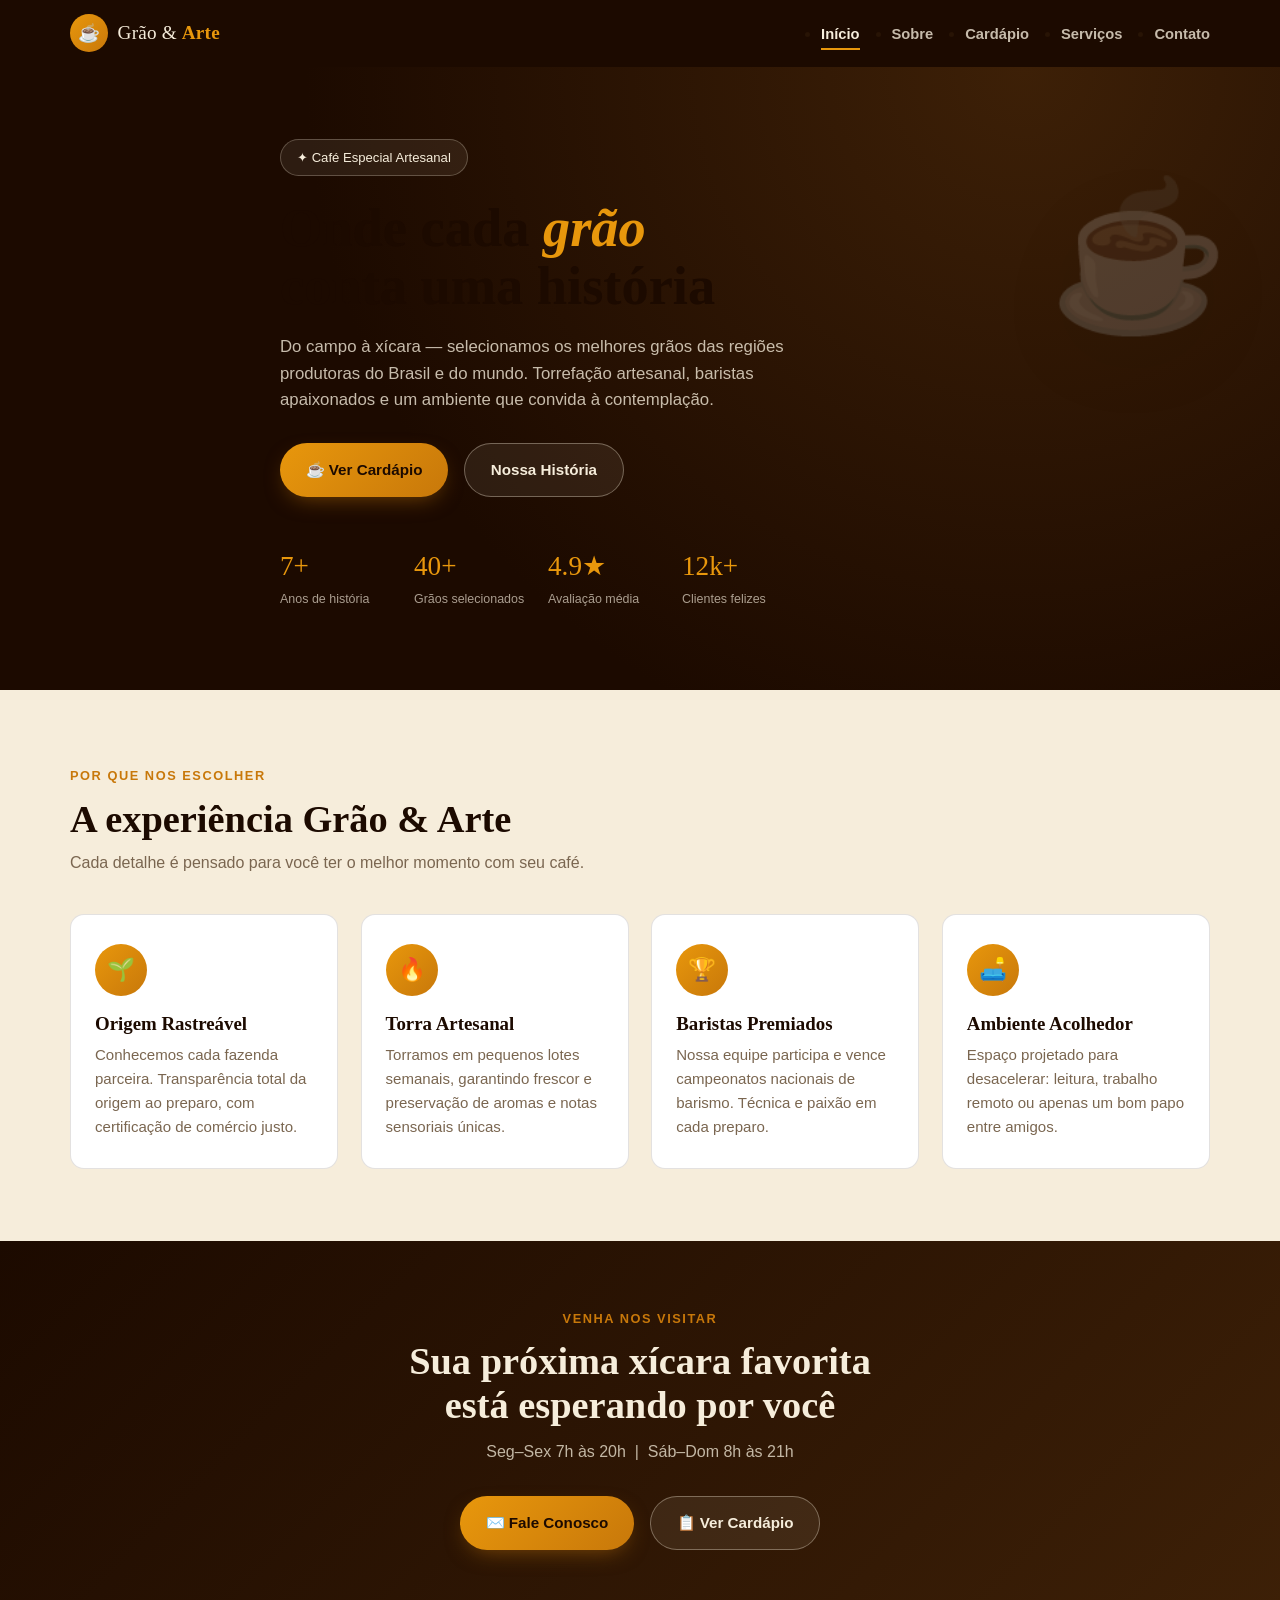
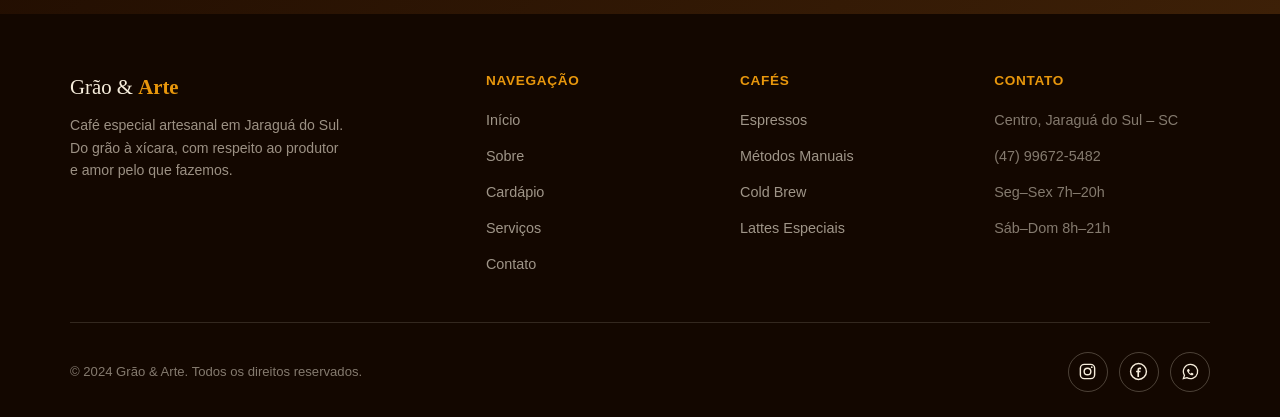
<file: n34/index.html>
<!DOCTYPE html>
<html lang="pt-BR">
<head>
<meta charset="UTF-8">
<meta name="viewport" content="width=device-width, initial-scale=1.0">
<meta name="description" content="Grão &amp; Arte — Cafeteria artesanal com os melhores grãos selecionados, baristas premiados e ambiente acolhedor em Jaraguá do Sul.">
<title>Grão &amp; Arte — Café Especial</title>
<link rel="stylesheet" href="css/style.css">
</head>
<body>

<a class="skip" href="#main">Pular para o conteúdo</a>

<!-- ══════════════════════════════════════
     NAVBAR
     ══════════════════════════════════════ -->
<header>
  <nav class="nav" aria-label="Navegação principal">
    <a class="nav-logo" href="index.html" aria-label="Grão e Arte — Início">
      <div class="nav-logo-badge" aria-hidden="true">☕</div>
      <span class="nav-logo-text">Grão &amp; <b>Arte</b></span>
    </a>

    <ul class="nav-links" role="list" aria-label="Menu principal">
      <li><a href="index.html"    data-page="home">Início</a></li>
      <li><a href="sobre.html"    data-page="sobre">Sobre</a></li>
      <li><a href="cardapio.html" data-page="cardapio">Cardápio</a></li>
      <li><a href="servicos.html" data-page="servicos">Serviços</a></li>
      <li><a href="contato.html"  data-page="contato">Contato</a></li>
    </ul>

    <button class="nav-ham" id="ham" aria-label="Abrir menu" aria-expanded="false" aria-controls="navMobile">
      <span></span><span></span><span></span>
    </button>
  </nav>

  <nav class="nav-mobile" id="navMobile" aria-label="Menu mobile">
    <a href="index.html"    data-page="home">🏠&nbsp; Início</a>
    <a href="sobre.html"    data-page="sobre">☕&nbsp; Sobre</a>
    <a href="cardapio.html" data-page="cardapio">📋&nbsp; Cardápio</a>
    <a href="servicos.html" data-page="servicos">🛠️&nbsp; Serviços</a>
    <a href="contato.html"  data-page="contato">✉️&nbsp; Contato</a>
  </nav>
</header>

<!-- ══════════════════════════════════════
     MAIN
     ══════════════════════════════════════ -->
<main id="main">
<div id="page-home">

  <!-- HERO -->
  <section class="hero" aria-label="Apresentação">
    <div class="hero-deco" aria-hidden="true">
      <div class="hero-steam">
        <i></i><i></i><i></i>
      </div>
      <div class="hero-cup">☕</div>
    </div>

    <div class="wrap hero-inner">
      <div class="hero-tag" role="note">✦ Café Especial Artesanal</div>
      <h1 class="h1 hero-title">
        Onde cada <em>grão</em><br>conta uma história
      </h1>
      <p class="hero-desc">
        Do campo à xícara — selecionamos os melhores grãos das regiões produtoras
        do Brasil e do mundo. Torrefação artesanal, baristas apaixonados e um ambiente
        que convida à contemplação.
      </p>
      <div class="hero-ctas">
        <a class="btn btn-gold" href="cardapio.html">☕ Ver Cardápio</a>
        <a class="btn btn-ghost" href="sobre.html">Nossa História</a>
      </div>
      <div class="hero-stats" aria-label="Números da cafeteria">
        <div><div class="hero-stat-n">7+</div><div class="hero-stat-l">Anos de história</div></div>
        <div><div class="hero-stat-n">40+</div><div class="hero-stat-l">Grãos selecionados</div></div>
        <div><div class="hero-stat-n">4.9★</div><div class="hero-stat-l">Avaliação média</div></div>
        <div><div class="hero-stat-n">12k+</div><div class="hero-stat-l">Clientes felizes</div></div>
      </div>
    </div>
  </section>

  <!-- FEATURES -->
  <section class="features" aria-labelledby="feat-h">
    <div class="wrap">
      <div class="eyebrow" aria-hidden="true">Por que nos escolher</div>
      <h2 class="h2" id="feat-h">A experiência Grão &amp; Arte</h2>
      <p style="color:var(--c-muted);max-width:520px;margin-top:.6rem">
        Cada detalhe é pensado para você ter o melhor momento com seu café.
      </p>
      <div class="features-grid">
        <article class="feat-card reveal">
          <div class="feat-icon" aria-hidden="true">🌱</div>
          <h3 class="h3">Origem Rastreável</h3>
          <p>Conhecemos cada fazenda parceira. Transparência total da origem ao preparo, com certificação de comércio justo.</p>
        </article>
        <article class="feat-card reveal">
          <div class="feat-icon" aria-hidden="true">🔥</div>
          <h3 class="h3">Torra Artesanal</h3>
          <p>Torramos em pequenos lotes semanais, garantindo frescor e preservação de aromas e notas sensoriais únicas.</p>
        </article>
        <article class="feat-card reveal">
          <div class="feat-icon" aria-hidden="true">🏆</div>
          <h3 class="h3">Baristas Premiados</h3>
          <p>Nossa equipe participa e vence campeonatos nacionais de barismo. Técnica e paixão em cada preparo.</p>
        </article>
        <article class="feat-card reveal">
          <div class="feat-icon" aria-hidden="true">🛋️</div>
          <h3 class="h3">Ambiente Acolhedor</h3>
          <p>Espaço projetado para desacelerar: leitura, trabalho remoto ou apenas um bom papo entre amigos.</p>
        </article>
      </div>
    </div>
  </section>

  <!-- HOME CTA -->
  <section class="home-cta" aria-label="Chamada para ação">
    <div class="wrap">
      <div class="eyebrow" style="justify-content:center" aria-hidden="true">Venha nos visitar</div>
      <h2 class="h2 reveal">Sua próxima xícara favorita<br>está esperando por você</h2>
      <p class="reveal">Seg–Sex 7h às 20h &nbsp;|&nbsp; Sáb–Dom 8h às 21h</p>
      <div class="home-cta-btns">
        <a class="btn btn-gold reveal" href="contato.html">✉️ Fale Conosco</a>
        <a class="btn btn-ghost reveal" href="cardapio.html">📋 Ver Cardápio</a>
      </div>
    </div>
  </section>

</div><!-- /page-home -->
</main>

<!-- ══════════════════════════════════════
     FOOTER
     ══════════════════════════════════════ -->
<footer>
  <div class="wrap">
    <div class="footer-grid">
      <div>
        <div class="footer-brand-name">Grão &amp; <b>Arte</b></div>
        <p class="footer-brand-desc">
          Café especial artesanal em Jaraguá do Sul. Do grão à xícara, com respeito ao produtor e amor pelo que fazemos.
        </p>
      </div>
      <div>
        <div class="footer-col-title">Navegação</div>
        <ul class="footer-links" role="list">
          <li><a href="index.html">Início</a></li>
          <li><a href="sobre.html">Sobre</a></li>
          <li><a href="cardapio.html">Cardápio</a></li>
          <li><a href="servicos.html">Serviços</a></li>
          <li><a href="contato.html">Contato</a></li>
        </ul>
      </div>
      <div>
        <div class="footer-col-title">Cafés</div>
        <ul class="footer-links" role="list">
          <li><a href="cardapio.html">Espressos</a></li>
          <li><a href="cardapio.html">Métodos Manuais</a></li>
          <li><a href="cardapio.html">Cold Brew</a></li>
          <li><a href="cardapio.html">Lattes Especiais</a></li>
        </ul>
      </div>
      <div>
        <div class="footer-col-title">Contato</div>
        <ul class="footer-links" role="list">
          <li><span style="color:rgba(246,237,219,.5)">Centro, Jaraguá do Sul – SC</span></li>
          <li><span style="color:rgba(246,237,219,.5)">(47) 99672-5482</span></li>
          <li><span style="color:rgba(246,237,219,.5)">Seg–Sex 7h–20h</span></li>
          <li><span style="color:rgba(246,237,219,.5)">Sáb–Dom 8h–21h</span></li>
        </ul>
      </div>
    </div>
    <div class="footer-bottom">
      <p class="footer-copy">© 2024 Grão &amp; Arte. Todos os direitos reservados.</p>
      <div class="footer-social" aria-label="Redes sociais">
        <a href="#" aria-label="Instagram" target="_blank" rel="noopener">
          <svg viewBox="0 0 24 24" aria-hidden="true"><rect x="3" y="3" width="18" height="18" rx="5" fill="none" stroke="currentColor" stroke-width="1.8"/><circle cx="12" cy="12" r="4.2" fill="none" stroke="currentColor" stroke-width="1.8"/><circle cx="17.4" cy="6.6" r="1.1" fill="currentColor"/></svg>
        </a>
        <a href="#" aria-label="Facebook" target="_blank" rel="noopener">
          <svg viewBox="0 0 24 24" aria-hidden="true"><circle cx="12" cy="12" r="10" fill="none" stroke="currentColor" stroke-width="1.8"/><path d="M13.5 9.2h1.7V7h-1.9c-1.7 0-2.6 1-2.6 2.6V11H9v2h1.6v6h2.1v-6h1.7l.3-2h-2V9.7c0-.4.2-.5.5-.5z" fill="currentColor"/></svg>
        </a>
        <a href="https://wa.me/5547996725482" aria-label="WhatsApp" target="_blank" rel="noopener">
          <svg viewBox="0 0 24 24" aria-hidden="true"><path d="M12 3a9 9 0 0 0-7.6 13.8L3 21l4.4-1.3A9 9 0 1 0 12 3z" fill="none" stroke="currentColor" stroke-width="1.6"/><path d="M8.6 9.3c.2-.5.4-.5.6-.5h.5c.2 0 .4 0 .6.4.2.5.7 1.6.7 1.8.1.1 0 .3-.1.4-.2.3-.4.5-.6.7-.2.2-.4.4-.2.7.4.7 1 1.3 1.6 1.7.3.2.5.2.7 0 .2-.2.5-.5.7-.7.2-.2.3-.2.5-.1.5.2 1.4.7 1.7.8.2.1.4.2.4.4 0 .2 0 .9-.3 1.2-.4.4-1.2.7-1.7.7-1 0-2.2-.5-3.4-1.6-1.5-1.4-2.2-2.8-2.4-3.4-.1-.3-.4-1.1-.1-1.6z" fill="currentColor"/></svg>
        </a>
      </div>
    </div>
  </div>
</footer>

<button id="stt" aria-label="Voltar ao topo">↑</button>

<script src="js/main.js"></script>
</body>
</html>
</file>
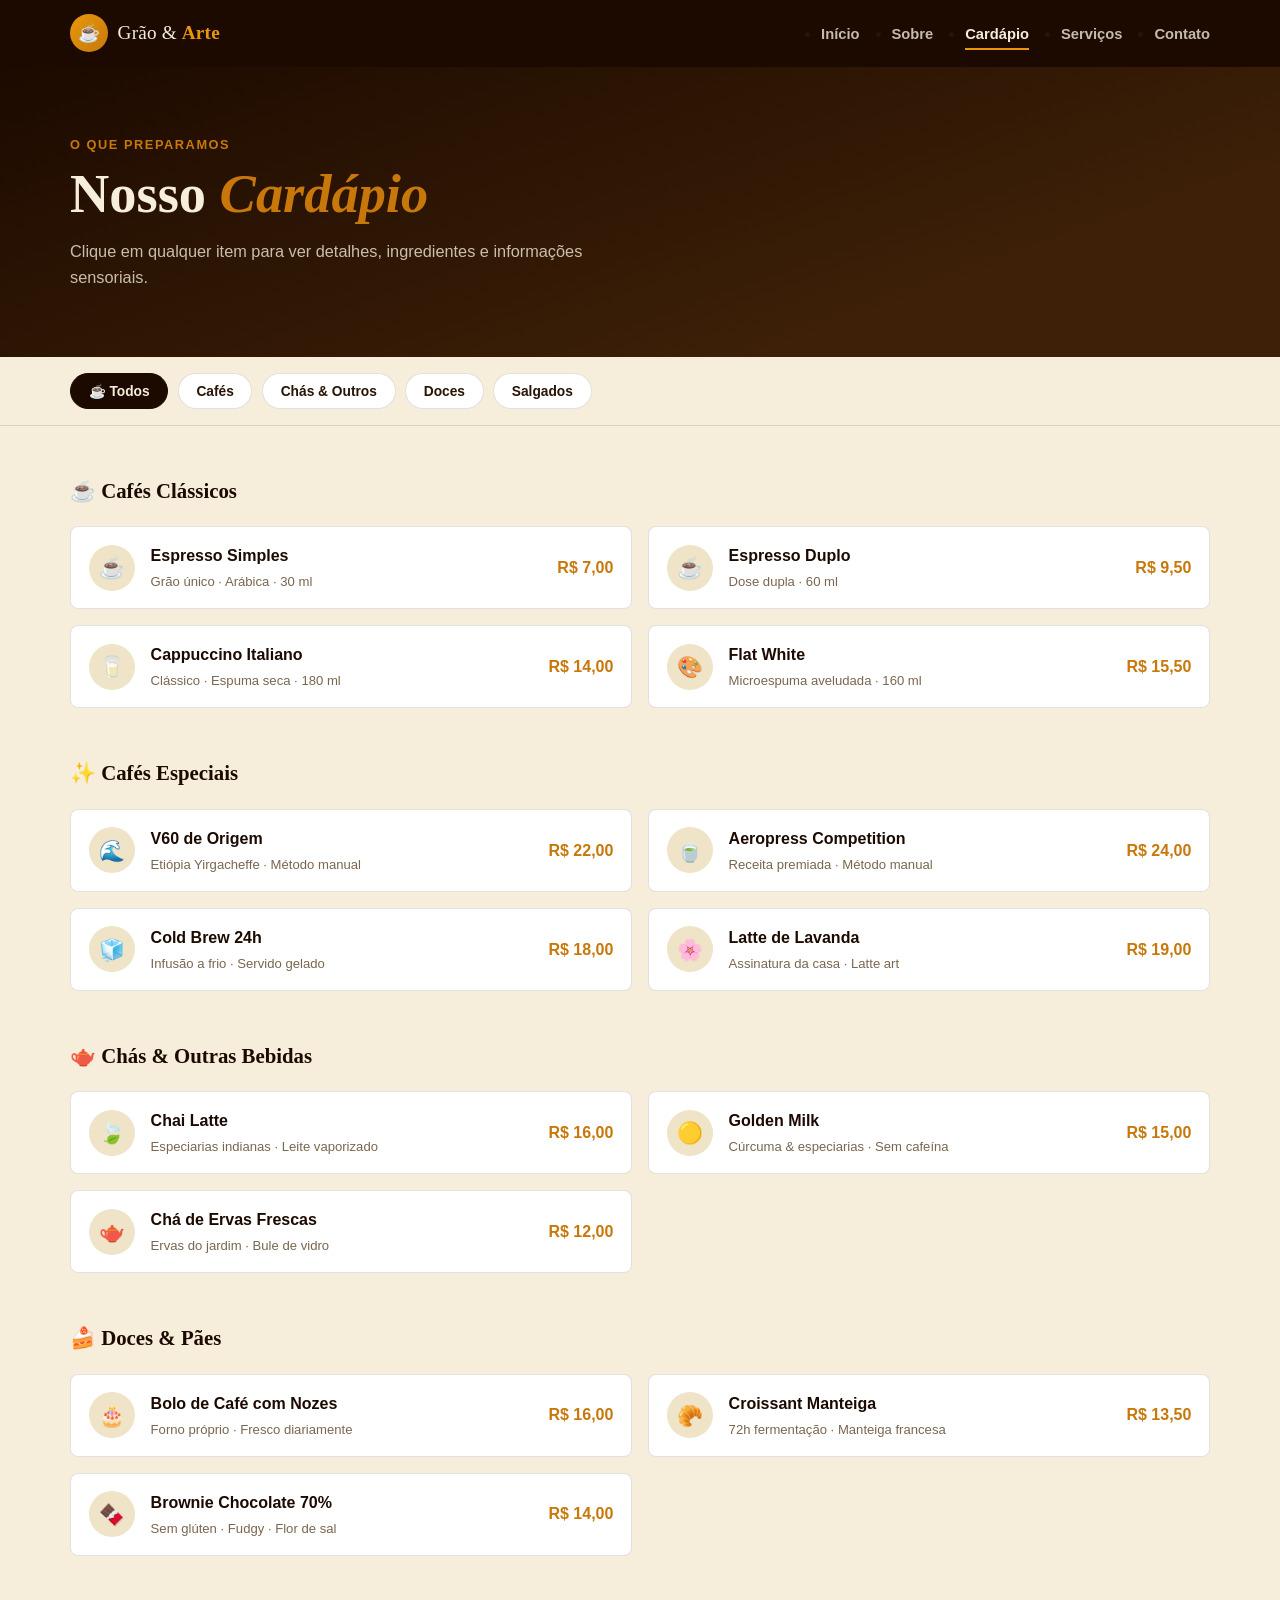
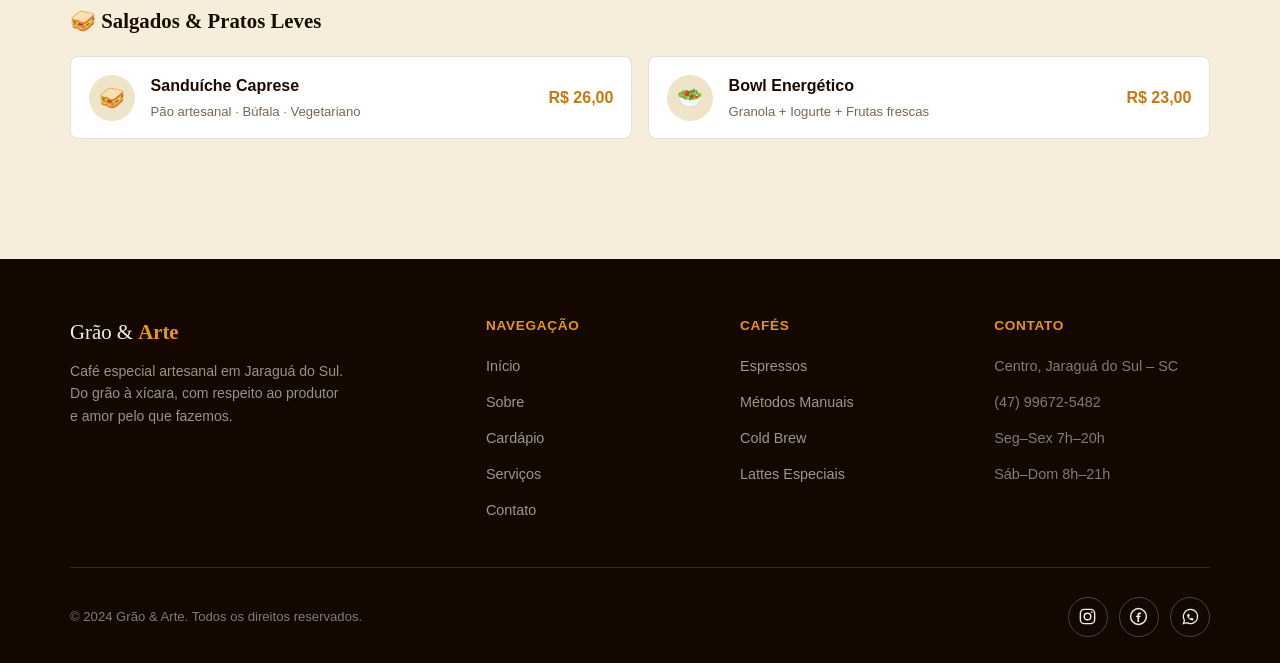
<file: n34/cardapio.html>
<!DOCTYPE html>
<html lang="pt-BR">
<head>
<meta charset="UTF-8">
<meta name="viewport" content="width=device-width, initial-scale=1.0">
<meta name="description" content="Cardápio completo do Grão &amp; Arte: cafés clássicos e especiais, chás, doces e salgados artesanais.">
<title>Cardápio — Grão &amp; Arte</title>
<link rel="stylesheet" href="css/style.css">
</head>
<body>

<a class="skip" href="#main">Pular para o conteúdo</a>

<header>
  <nav class="nav" aria-label="Navegação principal">
    <a class="nav-logo" href="index.html" aria-label="Grão e Arte — Início">
      <div class="nav-logo-badge" aria-hidden="true">☕</div>
      <span class="nav-logo-text">Grão &amp; <b>Arte</b></span>
    </a>

    <ul class="nav-links" role="list" aria-label="Menu principal">
      <li><a href="index.html"    data-page="home">Início</a></li>
      <li><a href="sobre.html"    data-page="sobre">Sobre</a></li>
      <li><a href="cardapio.html" data-page="cardapio">Cardápio</a></li>
      <li><a href="servicos.html" data-page="servicos">Serviços</a></li>
      <li><a href="contato.html"  data-page="contato">Contato</a></li>
    </ul>

    <button class="nav-ham" id="ham" aria-label="Abrir menu" aria-expanded="false" aria-controls="navMobile">
      <span></span><span></span><span></span>
    </button>
  </nav>

  <nav class="nav-mobile" id="navMobile" aria-label="Menu mobile">
    <a href="index.html"    data-page="home">🏠&nbsp; Início</a>
    <a href="sobre.html"    data-page="sobre">☕&nbsp; Sobre</a>
    <a href="cardapio.html" data-page="cardapio">📋&nbsp; Cardápio</a>
    <a href="servicos.html" data-page="servicos">🛠️&nbsp; Serviços</a>
    <a href="contato.html"  data-page="contato">✉️&nbsp; Contato</a>
  </nav>
</header>

<main id="main">
<div id="page-cardapio">

  <section class="page-hero" aria-label="Cardápio">
    <div class="wrap">
      <div class="eyebrow" style="color:var(--c-amber)">O que preparamos</div>
      <h1 class="h1">Nosso <span style="color:var(--c-amber);font-style:italic">Cardápio</span></h1>
      <p class="page-hero-sub" style="margin-top:.9rem">
        Clique em qualquer item para ver detalhes, ingredientes e informações sensoriais.
      </p>
    </div>
  </section>

  <div class="menu-filters" role="navigation" aria-label="Filtrar categorias">
    <div class="wrap">
      <div class="filter-wrap" role="group" aria-label="Categorias">
        <button class="fbtn active" data-filter="all"      aria-pressed="true">☕ Todos</button>
        <button class="fbtn" data-filter="cafes"    aria-pressed="false">Cafés</button>
        <button class="fbtn" data-filter="chas"     aria-pressed="false">Chás &amp; Outros</button>
        <button class="fbtn" data-filter="doces"    aria-pressed="false">Doces</button>
        <button class="fbtn" data-filter="salgados" aria-pressed="false">Salgados</button>
      </div>
    </div>
  </div>

  <section class="menu-body" aria-label="Itens do cardápio">
    <div class="wrap">

      <!-- CAFÉS CLÁSSICOS -->
      <div class="menu-cat" data-cat="cafes">
        <h2 class="menu-cat-title">☕ Cafés Clássicos</h2>
        <div class="menu-items-grid" role="list">
          <article class="mitem reveal" role="listitem" tabindex="0"
            data-icon="☕" data-name="Espresso Simples"
            data-desc="Dose única extraída em 25–30s a 9 bar. Grão 100% arábica de origem única da Fazenda Recanto, MG. Notas de chocolate amargo, ameixa e caramelo com crema espessa."
            data-price="R$ 7,00" data-tags="Grão único,Arábica,Alta altitude,Vegano"
            aria-label="Espresso Simples R$7 — clique para detalhes">
            <div class="mitem-icon" aria-hidden="true">☕</div>
            <div class="mitem-info">
              <div class="mitem-name">Espresso Simples</div>
              <div class="mitem-sub">Grão único · Arábica · 30 ml</div>
            </div>
            <div class="mitem-price">R$ 7,00</div>
          </article>

          <article class="mitem reveal" role="listitem" tabindex="0"
            data-icon="☕" data-name="Espresso Duplo"
            data-desc="Dose dupla para quem prefere intensidade. Notas acentuadas de cacau, tâmara e especiarias. Ideal para apreciar a complexidade do grão sem diluição."
            data-price="R$ 9,50" data-tags="Grão único,Intenso,Vegano"
            aria-label="Espresso Duplo R$9,50 — clique para detalhes">
            <div class="mitem-icon" aria-hidden="true">☕</div>
            <div class="mitem-info">
              <div class="mitem-name">Espresso Duplo</div>
              <div class="mitem-sub">Dose dupla · 60 ml</div>
            </div>
            <div class="mitem-price">R$ 9,50</div>
          </article>

          <article class="mitem reveal" role="listitem" tabindex="0"
            data-icon="🥛" data-name="Cappuccino Italiano"
            data-desc="Um terço espresso, um terço leite vaporizado e um terço de espuma seca — proporção clássica italiana. Polvilhado com cacau extra-amargo. Disponível com leite vegetal."
            data-price="R$ 14,00" data-tags="Clássico,Com leite,Pode ser vegano"
            aria-label="Cappuccino Italiano R$14 — clique para detalhes">
            <div class="mitem-icon" aria-hidden="true">🥛</div>
            <div class="mitem-info">
              <div class="mitem-name">Cappuccino Italiano</div>
              <div class="mitem-sub">Clássico · Espuma seca · 180 ml</div>
            </div>
            <div class="mitem-price">R$ 14,00</div>
          </article>

          <article class="mitem reveal" role="listitem" tabindex="0"
            data-icon="🎨" data-name="Flat White"
            data-desc="Bebida australiana com maior proporção de espresso e microespuma aveludada. A textura cremosa potencializa as notas do grão. Um favorito dos conhecedores."
            data-price="R$ 15,50" data-tags="Australiano,Microespuma,Pode ser vegano"
            aria-label="Flat White R$15,50 — clique para detalhes">
            <div class="mitem-icon" aria-hidden="true">🎨</div>
            <div class="mitem-info">
              <div class="mitem-name">Flat White</div>
              <div class="mitem-sub">Microespuma aveludada · 160 ml</div>
            </div>
            <div class="mitem-price">R$ 15,50</div>
          </article>
        </div>
      </div>

      <!-- CAFÉS ESPECIAIS -->
      <div class="menu-cat" data-cat="cafes">
        <h2 class="menu-cat-title">✨ Cafés Especiais</h2>
        <div class="menu-items-grid" role="list">
          <article class="mitem reveal" role="listitem" tabindex="0"
            data-icon="🌊" data-name="V60 de Origem"
            data-desc="Método japonês de coagem por gotejamento. Grãos naturais da Etiópia Yirgacheffe — notas de mirtilo, jasmim e bergamota. Preparado mesa a mesa em 4 minutos."
            data-price="R$ 22,00" data-tags="Método manual,Etiópia,Acidez elegante,Vegano"
            aria-label="V60 de Origem R$22 — clique para detalhes">
            <div class="mitem-icon" aria-hidden="true">🌊</div>
            <div class="mitem-info">
              <div class="mitem-name">V60 de Origem</div>
              <div class="mitem-sub">Etiópia Yirgacheffe · Método manual</div>
            </div>
            <div class="mitem-price">R$ 22,00</div>
          </article>

          <article class="mitem reveal" role="listitem" tabindex="0"
            data-icon="🍵" data-name="Aeropress Competition"
            data-desc="Receita vencedora do Campeonato Brasileiro de Aeropress, adaptada pela nossa head barista. Infusão invertida. Notas de tangerina, mel e castanha."
            data-price="R$ 24,00" data-tags="Receita premiada,Método manual,Vegano"
            aria-label="Aeropress Competition R$24 — clique para detalhes">
            <div class="mitem-icon" aria-hidden="true">🍵</div>
            <div class="mitem-info">
              <div class="mitem-name">Aeropress Competition</div>
              <div class="mitem-sub">Receita premiada · Método manual</div>
            </div>
            <div class="mitem-price">R$ 24,00</div>
          </article>

          <article class="mitem reveal" role="listitem" tabindex="0"
            data-icon="🧊" data-name="Cold Brew 24h"
            data-desc="Infusão a frio por 24h em água filtrada. Extrai açúcares e óleos sem acidez. Notas de chocolate ao leite, baunilha e ameixa. Servido com gelo e casca de laranja."
            data-price="R$ 18,00" data-tags="Cold Brew,Sem acidez,Gelado,Vegano"
            aria-label="Cold Brew 24h R$18 — clique para detalhes">
            <div class="mitem-icon" aria-hidden="true">🧊</div>
            <div class="mitem-info">
              <div class="mitem-name">Cold Brew 24h</div>
              <div class="mitem-sub">Infusão a frio · Servido gelado</div>
            </div>
            <div class="mitem-price">R$ 18,00</div>
          </article>

          <article class="mitem reveal" role="listitem" tabindex="0"
            data-icon="🌸" data-name="Latte de Lavanda"
            data-desc="Espresso duplo com xarope artesanal de lavanda orgânica e leite texturizado. Apresentação com latte art e flores secas de lavanda. Uma experiência sensorial completa."
            data-price="R$ 19,00" data-tags="Assinatura,Floral,Latte art,Pode ser vegano"
            aria-label="Latte de Lavanda R$19 — clique para detalhes">
            <div class="mitem-icon" aria-hidden="true">🌸</div>
            <div class="mitem-info">
              <div class="mitem-name">Latte de Lavanda</div>
              <div class="mitem-sub">Assinatura da casa · Latte art</div>
            </div>
            <div class="mitem-price">R$ 19,00</div>
          </article>
        </div>
      </div>

      <!-- CHÁS -->
      <div class="menu-cat" data-cat="chas">
        <h2 class="menu-cat-title">🫖 Chás &amp; Outras Bebidas</h2>
        <div class="menu-items-grid" role="list">
          <article class="mitem reveal" role="listitem" tabindex="0"
            data-icon="🍃" data-name="Chai Latte"
            data-desc="Mistura indiana de chá preto com especiarias (canela, cardamomo, gengibre, cravo) preparada na hora com leite vaporizado. Nível de picância ajustável."
            data-price="R$ 16,00" data-tags="Indiano,Especiarias,Pode ser vegano"
            aria-label="Chai Latte R$16 — clique para detalhes">
            <div class="mitem-icon" aria-hidden="true">🍃</div>
            <div class="mitem-info">
              <div class="mitem-name">Chai Latte</div>
              <div class="mitem-sub">Especiarias indianas · Leite vaporizado</div>
            </div>
            <div class="mitem-price">R$ 16,00</div>
          </article>

          <article class="mitem reveal" role="listitem" tabindex="0"
            data-icon="🟡" data-name="Golden Milk"
            data-desc="Leite de cúrcuma com canela, pimenta-do-reino e mel silvestre. Bebida ayurvédica sem cafeína — ótima para o fim do dia. Disponível com leite vegetal."
            data-price="R$ 15,00" data-tags="Sem cafeína,Ayurvédico,Pode ser vegano"
            aria-label="Golden Milk R$15 — clique para detalhes">
            <div class="mitem-icon" aria-hidden="true">🟡</div>
            <div class="mitem-info">
              <div class="mitem-name">Golden Milk</div>
              <div class="mitem-sub">Cúrcuma &amp; especiarias · Sem cafeína</div>
            </div>
            <div class="mitem-price">R$ 15,00</div>
          </article>

          <article class="mitem reveal" role="listitem" tabindex="0"
            data-icon="🫖" data-name="Chá de Ervas Frescas"
            data-desc="Seleção diária do nosso jardim interno: camomila, hortelã, melissa, gengibre ou hibisco. Bule de vidro temperado. Acompanha mel silvestre e canela em rama."
            data-price="R$ 12,00" data-tags="Sem cafeína,Fresco,Orgânico,Vegano"
            aria-label="Chá de Ervas R$12 — clique para detalhes">
            <div class="mitem-icon" aria-hidden="true">🫖</div>
            <div class="mitem-info">
              <div class="mitem-name">Chá de Ervas Frescas</div>
              <div class="mitem-sub">Ervas do jardim · Bule de vidro</div>
            </div>
            <div class="mitem-price">R$ 12,00</div>
          </article>
        </div>
      </div>

      <!-- DOCES -->
      <div class="menu-cat" data-cat="doces">
        <h2 class="menu-cat-title">🍰 Doces &amp; Pães</h2>
        <div class="menu-items-grid" role="list">
          <article class="mitem reveal" role="listitem" tabindex="0"
            data-icon="🎂" data-name="Bolo de Café com Nozes"
            data-desc="Bolo úmido com espresso concentrado da casa, nozes pecan e cobertura de cream cheese com raspas de laranja. Receita exclusiva da Ana, assado fresco toda manhã."
            data-price="R$ 16,00" data-tags="Forno próprio,Sem conservantes,Contém glúten"
            aria-label="Bolo de Café com Nozes R$16 — clique para detalhes">
            <div class="mitem-icon" aria-hidden="true">🎂</div>
            <div class="mitem-info">
              <div class="mitem-name">Bolo de Café com Nozes</div>
              <div class="mitem-sub">Forno próprio · Fresco diariamente</div>
            </div>
            <div class="mitem-price">R$ 16,00</div>
          </article>

          <article class="mitem reveal" role="listitem" tabindex="0"
            data-icon="🥐" data-name="Croissant Manteiga"
            data-desc="Massa folhada com 72h de fermentação lenta, manteiga francesa AOP e flor de sal. Crocante por fora, laminado por dentro. Acompanha geleia de frutas vermelhas."
            data-price="R$ 13,50" data-tags="Fermentação lenta,Manteiga francesa,Contém glúten"
            aria-label="Croissant Manteiga R$13,50 — clique para detalhes">
            <div class="mitem-icon" aria-hidden="true">🥐</div>
            <div class="mitem-info">
              <div class="mitem-name">Croissant Manteiga</div>
              <div class="mitem-sub">72h fermentação · Manteiga francesa</div>
            </div>
            <div class="mitem-price">R$ 13,50</div>
          </article>

          <article class="mitem reveal" role="listitem" tabindex="0"
            data-icon="🍫" data-name="Brownie Chocolate 70%"
            data-desc="Brownie fudgy com chocolate amargo 70% cacau, flor de sal e amêndoas. Textura densa e úmida. Não contém farinha de trigo — naturalmente sem glúten."
            data-price="R$ 14,00" data-tags="Sem glúten,Chocolate 70%,Vegetariano"
            aria-label="Brownie Chocolate 70% R$14 — clique para detalhes">
            <div class="mitem-icon" aria-hidden="true">🍫</div>
            <div class="mitem-info">
              <div class="mitem-name">Brownie Chocolate 70%</div>
              <div class="mitem-sub">Sem glúten · Fudgy · Flor de sal</div>
            </div>
            <div class="mitem-price">R$ 14,00</div>
          </article>
        </div>
      </div>

      <!-- SALGADOS -->
      <div class="menu-cat" data-cat="salgados">
        <h2 class="menu-cat-title">🥪 Salgados &amp; Pratos Leves</h2>
        <div class="menu-items-grid" role="list">
          <article class="mitem reveal" role="listitem" tabindex="0"
            data-icon="🥪" data-name="Sanduíche Caprese"
            data-desc="Pão artesanal de fermentação natural com tomate sweet grape, muçarela de búfala, manjericão fresco, balsâmico e azeite. Tostado na chapa. Vegetariano."
            data-price="R$ 26,00" data-tags="Vegetariano,Fermentação natural,Fresco"
            aria-label="Sanduíche Caprese R$26 — clique para detalhes">
            <div class="mitem-icon" aria-hidden="true">🥪</div>
            <div class="mitem-info">
              <div class="mitem-name">Sanduíche Caprese</div>
              <div class="mitem-sub">Pão artesanal · Búfala · Vegetariano</div>
            </div>
            <div class="mitem-price">R$ 26,00</div>
          </article>

          <article class="mitem reveal" role="listitem" tabindex="0"
            data-icon="🥗" data-name="Bowl Energético"
            data-desc="Granola artesanal com iogurte grego integral, frutas frescas da estação, mel silvestre e sementes de chia e linhaça. Rico em fibras — perfeito para começar o dia."
            data-price="R$ 23,00" data-tags="Proteico,Saudável,Vegetariano"
            aria-label="Bowl Energético R$23 — clique para detalhes">
            <div class="mitem-icon" aria-hidden="true">🥗</div>
            <div class="mitem-info">
              <div class="mitem-name">Bowl Energético</div>
              <div class="mitem-sub">Granola + Iogurte + Frutas frescas</div>
            </div>
            <div class="mitem-price">R$ 23,00</div>
          </article>
        </div>
      </div>

    </div><!-- /wrap -->
  </section>

  <!-- MODAL DETALHE -->
  <div class="modal-bg" id="modalBg" role="dialog" aria-modal="true" aria-labelledby="mName">
    <div class="modal-box">
      <button class="modal-close" id="modalClose" aria-label="Fechar">✕</button>
      <div id="mIcon" aria-hidden="true">☕</div>
      <h2 id="mName"></h2>
      <p id="mDesc"></p>
      <div id="mPrice"></div>
      <div class="modal-tags" id="mTags" aria-label="Características do produto"></div>
    </div>
  </div>

</div><!-- /page-cardapio -->
</main>

<footer>
  <div class="wrap">
    <div class="footer-grid">
      <div>
        <div class="footer-brand-name">Grão &amp; <b>Arte</b></div>
        <p class="footer-brand-desc">
          Café especial artesanal em Jaraguá do Sul. Do grão à xícara, com respeito ao produtor e amor pelo que fazemos.
        </p>
      </div>
      <div>
        <div class="footer-col-title">Navegação</div>
        <ul class="footer-links" role="list">
          <li><a href="index.html">Início</a></li>
          <li><a href="sobre.html">Sobre</a></li>
          <li><a href="cardapio.html">Cardápio</a></li>
          <li><a href="servicos.html">Serviços</a></li>
          <li><a href="contato.html">Contato</a></li>
        </ul>
      </div>
      <div>
        <div class="footer-col-title">Cafés</div>
        <ul class="footer-links" role="list">
          <li><a href="cardapio.html">Espressos</a></li>
          <li><a href="cardapio.html">Métodos Manuais</a></li>
          <li><a href="cardapio.html">Cold Brew</a></li>
          <li><a href="cardapio.html">Lattes Especiais</a></li>
        </ul>
      </div>
      <div>
        <div class="footer-col-title">Contato</div>
        <ul class="footer-links" role="list">
          <li><span style="color:rgba(246,237,219,.5)">Centro, Jaraguá do Sul – SC</span></li>
          <li><span style="color:rgba(246,237,219,.5)">(47) 99672-5482</span></li>
          <li><span style="color:rgba(246,237,219,.5)">Seg–Sex 7h–20h</span></li>
          <li><span style="color:rgba(246,237,219,.5)">Sáb–Dom 8h–21h</span></li>
        </ul>
      </div>
    </div>
    <div class="footer-bottom">
      <p class="footer-copy">© 2024 Grão &amp; Arte. Todos os direitos reservados.</p>
      <div class="footer-social" aria-label="Redes sociais">
        <a href="#" aria-label="Instagram" target="_blank" rel="noopener">
          <svg viewBox="0 0 24 24" aria-hidden="true"><rect x="3" y="3" width="18" height="18" rx="5" fill="none" stroke="currentColor" stroke-width="1.8"/><circle cx="12" cy="12" r="4.2" fill="none" stroke="currentColor" stroke-width="1.8"/><circle cx="17.4" cy="6.6" r="1.1" fill="currentColor"/></svg>
        </a>
        <a href="#" aria-label="Facebook" target="_blank" rel="noopener">
          <svg viewBox="0 0 24 24" aria-hidden="true"><circle cx="12" cy="12" r="10" fill="none" stroke="currentColor" stroke-width="1.8"/><path d="M13.5 9.2h1.7V7h-1.9c-1.7 0-2.6 1-2.6 2.6V11H9v2h1.6v6h2.1v-6h1.7l.3-2h-2V9.7c0-.4.2-.5.5-.5z" fill="currentColor"/></svg>
        </a>
        <a href="https://wa.me/5547996725482" aria-label="WhatsApp" target="_blank" rel="noopener">
          <svg viewBox="0 0 24 24" aria-hidden="true"><path d="M12 3a9 9 0 0 0-7.6 13.8L3 21l4.4-1.3A9 9 0 1 0 12 3z" fill="none" stroke="currentColor" stroke-width="1.6"/><path d="M8.6 9.3c.2-.5.4-.5.6-.5h.5c.2 0 .4 0 .6.4.2.5.7 1.6.7 1.8.1.1 0 .3-.1.4-.2.3-.4.5-.6.7-.2.2-.4.4-.2.7.4.7 1 1.3 1.6 1.7.3.2.5.2.7 0 .2-.2.5-.5.7-.7.2-.2.3-.2.5-.1.5.2 1.4.7 1.7.8.2.1.4.2.4.4 0 .2 0 .9-.3 1.2-.4.4-1.2.7-1.7.7-1 0-2.2-.5-3.4-1.6-1.5-1.4-2.2-2.8-2.4-3.4-.1-.3-.4-1.1-.1-1.6z" fill="currentColor"/></svg>
        </a>
      </div>
    </div>
  </div>
</footer>

<button id="stt" aria-label="Voltar ao topo">↑</button>

<script src="js/main.js"></script>
</body>
</html>
</file>
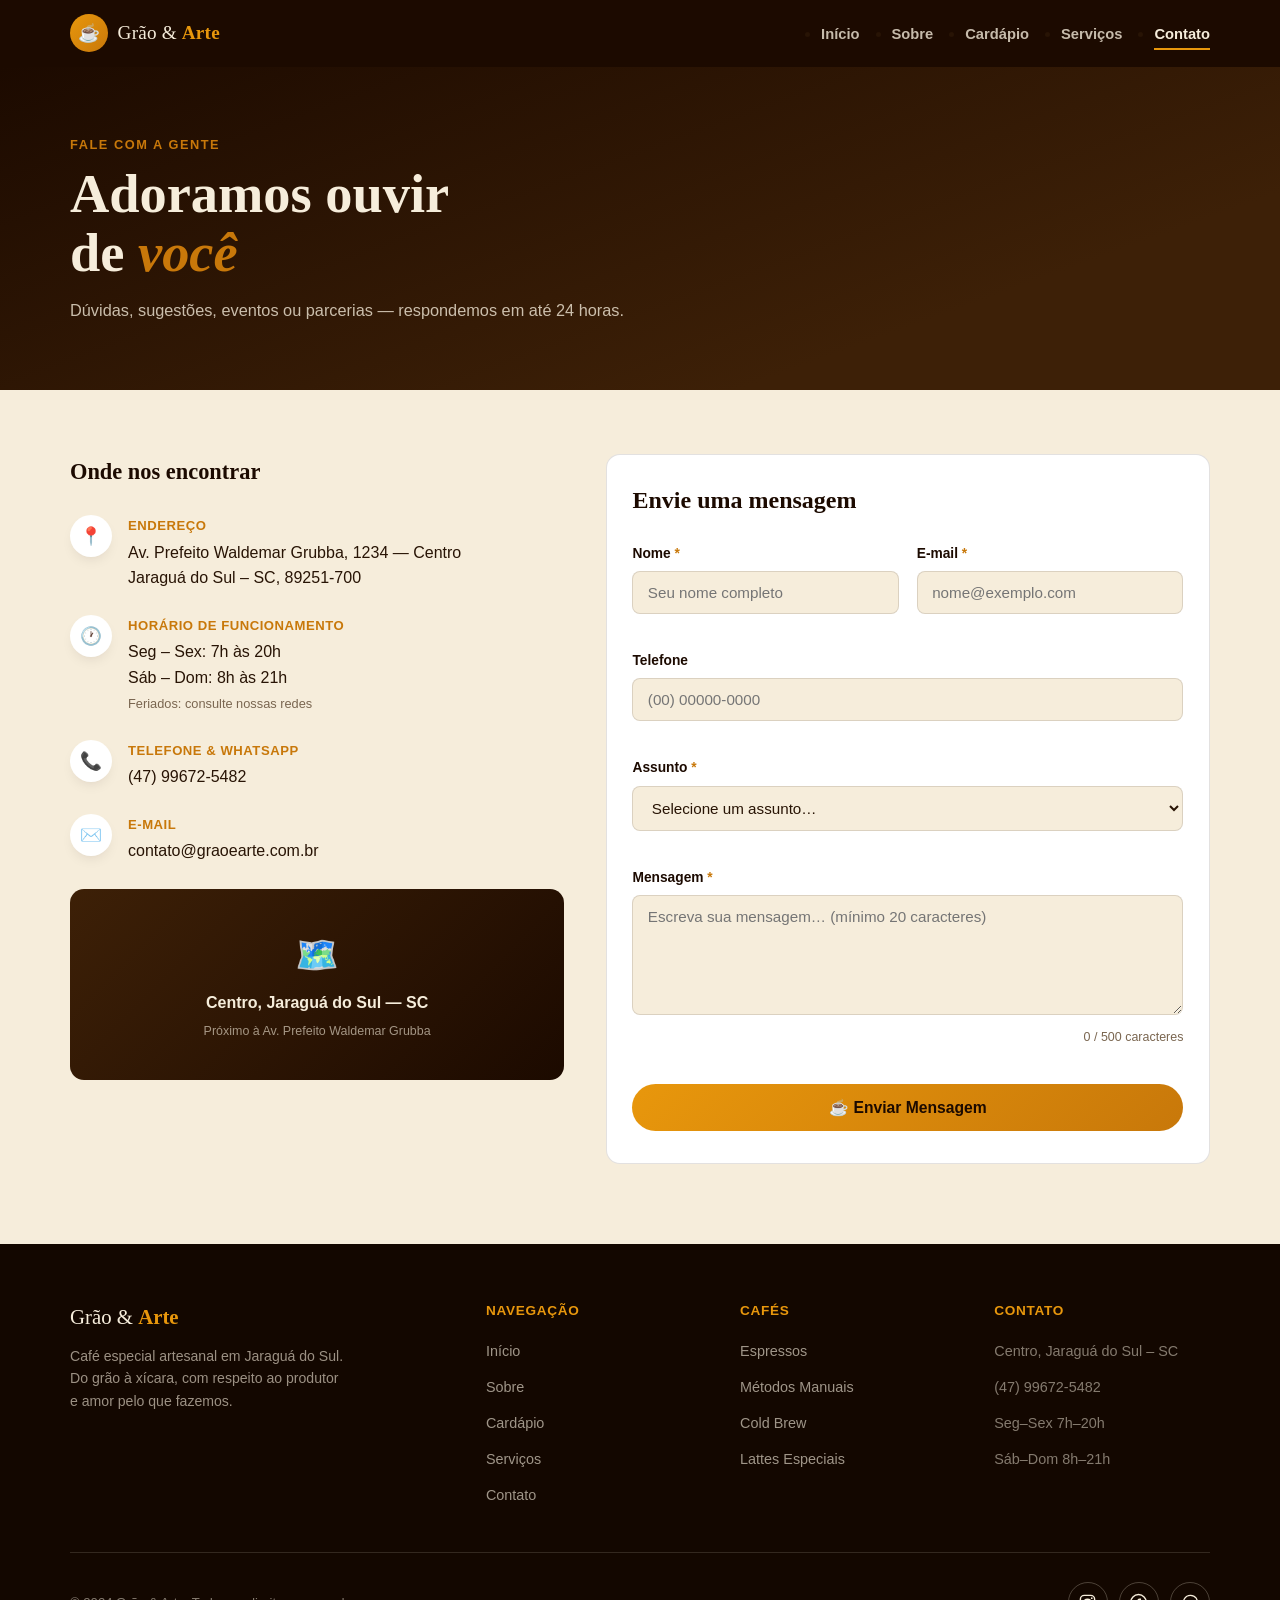
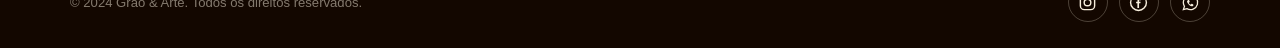
<file: n34/contato.html>
<!DOCTYPE html>
<html lang="pt-BR">
<head>
<meta charset="UTF-8">
<meta name="viewport" content="width=device-width, initial-scale=1.0">
<meta name="description" content="Entre em contato com o Grão &amp; Arte: endereço, horário de funcionamento e formulário para dúvidas, reservas e parcerias.">
<title>Contato — Grão &amp; Arte</title>
<link rel="stylesheet" href="css/style.css">
</head>
<body>

<a class="skip" href="#main">Pular para o conteúdo</a>

<header>
  <nav class="nav" aria-label="Navegação principal">
    <a class="nav-logo" href="index.html" aria-label="Grão e Arte — Início">
      <div class="nav-logo-badge" aria-hidden="true">☕</div>
      <span class="nav-logo-text">Grão &amp; <b>Arte</b></span>
    </a>

    <ul class="nav-links" role="list" aria-label="Menu principal">
      <li><a href="index.html"    data-page="home">Início</a></li>
      <li><a href="sobre.html"    data-page="sobre">Sobre</a></li>
      <li><a href="cardapio.html" data-page="cardapio">Cardápio</a></li>
      <li><a href="servicos.html" data-page="servicos">Serviços</a></li>
      <li><a href="contato.html"  data-page="contato">Contato</a></li>
    </ul>

    <button class="nav-ham" id="ham" aria-label="Abrir menu" aria-expanded="false" aria-controls="navMobile">
      <span></span><span></span><span></span>
    </button>
  </nav>

  <nav class="nav-mobile" id="navMobile" aria-label="Menu mobile">
    <a href="index.html"    data-page="home">🏠&nbsp; Início</a>
    <a href="sobre.html"    data-page="sobre">☕&nbsp; Sobre</a>
    <a href="cardapio.html" data-page="cardapio">📋&nbsp; Cardápio</a>
    <a href="servicos.html" data-page="servicos">🛠️&nbsp; Serviços</a>
    <a href="contato.html"  data-page="contato">✉️&nbsp; Contato</a>
  </nav>
</header>

<main id="main">
<div id="page-contato">

  <section class="page-hero" aria-label="Contato">
    <div class="wrap">
      <div class="eyebrow" style="color:var(--c-amber)">Fale com a gente</div>
      <h1 class="h1">Adoramos ouvir<br>de <span style="color:var(--c-amber);font-style:italic">você</span></h1>
      <p class="page-hero-sub" style="margin-top:.9rem">
        Dúvidas, sugestões, eventos ou parcerias — respondemos em até 24 horas.
      </p>
    </div>
  </section>

  <section style="background:var(--c-cream);padding-block:4rem 5rem" aria-label="Informações e formulário">
    <div class="wrap">
      <div class="contact-grid">

        <!-- Informações -->
        <div>
          <h2 class="cinfo-title reveal">Onde nos encontrar</h2>

          <div class="citem reveal">
            <div class="citem-icon" aria-hidden="true">📍</div>
            <div>
              <div class="citem-lbl">Endereço</div>
              <div class="citem-val">Av. Prefeito Waldemar Grubba, 1234 — Centro<br>Jaraguá do Sul – SC, 89251-700</div>
            </div>
          </div>

          <div class="citem reveal">
            <div class="citem-icon" aria-hidden="true">🕐</div>
            <div>
              <div class="citem-lbl">Horário de Funcionamento</div>
              <div class="citem-val">
                Seg – Sex: 7h às 20h<br>
                Sáb – Dom: 8h às 21h<br>
                <span style="font-size:.8rem;color:var(--c-muted)">Feriados: consulte nossas redes</span>
              </div>
            </div>
          </div>

          <div class="citem reveal">
            <div class="citem-icon" aria-hidden="true">📞</div>
            <div>
              <div class="citem-lbl">Telefone &amp; WhatsApp</div>
              <div class="citem-val">(47) 99672-5482</div>
            </div>
          </div>

          <div class="citem reveal">
            <div class="citem-icon" aria-hidden="true">✉️</div>
            <div>
              <div class="citem-lbl">E-mail</div>
              <div class="citem-val">contato@graoearte.com.br</div>
            </div>
          </div>

          <div class="map-fake reveal" role="img" aria-label="Mapa de localização — Jaraguá do Sul, SC">
            <span aria-hidden="true">🗺️</span>
            <strong>Centro, Jaraguá do Sul — SC</strong>
            <span style="font-size:.78rem;opacity:.6">Próximo à Av. Prefeito Waldemar Grubba</span>
          </div>
        </div>

        <!-- Formulário -->
        <div class="form-card reveal">
          <h2 class="h2" style="font-size:1.5rem;margin-bottom:1.75rem">Envie uma mensagem</h2>

          <form id="contactForm" novalidate aria-label="Formulário de contato">

            <div class="frow">
              <div class="fg">
                <label class="fl" for="fnome">Nome <span class="req" aria-hidden="true">*</span></label>
                <input class="fi" type="text" id="fnome" name="nome"
                  placeholder="Seu nome completo" autocomplete="name"
                  aria-required="true" aria-describedby="fnome-err">
                <p class="ferr" id="fnome-err" role="alert" aria-live="polite"></p>
              </div>
              <div class="fg">
                <label class="fl" for="femail">E-mail <span class="req" aria-hidden="true">*</span></label>
                <input class="fi" type="email" id="femail" name="email"
                  placeholder="nome@exemplo.com" autocomplete="email"
                  aria-required="true" aria-describedby="femail-err">
                <p class="ferr" id="femail-err" role="alert" aria-live="polite"></p>
              </div>
            </div>

            <div class="fg">
              <label class="fl" for="ftel">Telefone</label>
              <input class="fi" type="tel" id="ftel" name="telefone"
                placeholder="(00) 00000-0000" autocomplete="tel"
                aria-describedby="ftel-err">
              <p class="ferr" id="ftel-err" role="alert" aria-live="polite"></p>
            </div>

            <div class="fg">
              <label class="fl" for="fassunto">Assunto <span class="req" aria-hidden="true">*</span></label>
              <select class="fsel" id="fassunto" name="assunto"
                aria-required="true" aria-describedby="fassunto-err">
                <option value="">Selecione um assunto…</option>
                <option value="reserva">Reserva de mesa</option>
                <option value="evento">Eventos &amp; festas privadas</option>
                <option value="workshop">Workshop &amp; cursos</option>
                <option value="parceria">Parceria comercial</option>
                <option value="elogio">Elogio</option>
                <option value="sugestao">Sugestão</option>
                <option value="outro">Outro</option>
              </select>
              <p class="ferr" id="fassunto-err" role="alert" aria-live="polite"></p>
            </div>

            <div class="fg">
              <label class="fl" for="fmsg">Mensagem <span class="req" aria-hidden="true">*</span></label>
              <textarea class="fta" id="fmsg" name="mensagem"
                placeholder="Escreva sua mensagem… (mínimo 20 caracteres)"
                aria-required="true" aria-describedby="fmsg-err"
                maxlength="500"></textarea>
              <p class="char-c" id="charCount" aria-live="polite">0 / 500 caracteres</p>
              <p class="ferr" id="fmsg-err" role="alert" aria-live="polite"></p>
            </div>

            <div class="fb-msg ok" id="fbOk" tabindex="-1" role="status" aria-live="polite">
              ✅ Mensagem enviada! Retornaremos em até 24 horas.
            </div>

            <button type="submit" class="form-btn" id="fsubmit">
              ☕ Enviar Mensagem
            </button>

          </form>
        </div>

      </div>
    </div>
  </section>

</div><!-- /page-contato -->
</main>

<footer>
  <div class="wrap">
    <div class="footer-grid">
      <div>
        <div class="footer-brand-name">Grão &amp; <b>Arte</b></div>
        <p class="footer-brand-desc">
          Café especial artesanal em Jaraguá do Sul. Do grão à xícara, com respeito ao produtor e amor pelo que fazemos.
        </p>
      </div>
      <div>
        <div class="footer-col-title">Navegação</div>
        <ul class="footer-links" role="list">
          <li><a href="index.html">Início</a></li>
          <li><a href="sobre.html">Sobre</a></li>
          <li><a href="cardapio.html">Cardápio</a></li>
          <li><a href="servicos.html">Serviços</a></li>
          <li><a href="contato.html">Contato</a></li>
        </ul>
      </div>
      <div>
        <div class="footer-col-title">Cafés</div>
        <ul class="footer-links" role="list">
          <li><a href="cardapio.html">Espressos</a></li>
          <li><a href="cardapio.html">Métodos Manuais</a></li>
          <li><a href="cardapio.html">Cold Brew</a></li>
          <li><a href="cardapio.html">Lattes Especiais</a></li>
        </ul>
      </div>
      <div>
        <div class="footer-col-title">Contato</div>
        <ul class="footer-links" role="list">
          <li><span style="color:rgba(246,237,219,.5)">Centro, Jaraguá do Sul – SC</span></li>
          <li><span style="color:rgba(246,237,219,.5)">(47) 99672-5482</span></li>
          <li><span style="color:rgba(246,237,219,.5)">Seg–Sex 7h–20h</span></li>
          <li><span style="color:rgba(246,237,219,.5)">Sáb–Dom 8h–21h</span></li>
        </ul>
      </div>
    </div>
    <div class="footer-bottom">
      <p class="footer-copy">© 2024 Grão &amp; Arte. Todos os direitos reservados.</p>
      <div class="footer-social" aria-label="Redes sociais">
        <a href="#" aria-label="Instagram" target="_blank" rel="noopener">
          <svg viewBox="0 0 24 24" aria-hidden="true"><rect x="3" y="3" width="18" height="18" rx="5" fill="none" stroke="currentColor" stroke-width="1.8"/><circle cx="12" cy="12" r="4.2" fill="none" stroke="currentColor" stroke-width="1.8"/><circle cx="17.4" cy="6.6" r="1.1" fill="currentColor"/></svg>
        </a>
        <a href="#" aria-label="Facebook" target="_blank" rel="noopener">
          <svg viewBox="0 0 24 24" aria-hidden="true"><circle cx="12" cy="12" r="10" fill="none" stroke="currentColor" stroke-width="1.8"/><path d="M13.5 9.2h1.7V7h-1.9c-1.7 0-2.6 1-2.6 2.6V11H9v2h1.6v6h2.1v-6h1.7l.3-2h-2V9.7c0-.4.2-.5.5-.5z" fill="currentColor"/></svg>
        </a>
        <a href="https://wa.me/5547996725482" aria-label="WhatsApp" target="_blank" rel="noopener">
          <svg viewBox="0 0 24 24" aria-hidden="true"><path d="M12 3a9 9 0 0 0-7.6 13.8L3 21l4.4-1.3A9 9 0 1 0 12 3z" fill="none" stroke="currentColor" stroke-width="1.6"/><path d="M8.6 9.3c.2-.5.4-.5.6-.5h.5c.2 0 .4 0 .6.4.2.5.7 1.6.7 1.8.1.1 0 .3-.1.4-.2.3-.4.5-.6.7-.2.2-.4.4-.2.7.4.7 1 1.3 1.6 1.7.3.2.5.2.7 0 .2-.2.5-.5.7-.7.2-.2.3-.2.5-.1.5.2 1.4.7 1.7.8.2.1.4.2.4.4 0 .2 0 .9-.3 1.2-.4.4-1.2.7-1.7.7-1 0-2.2-.5-3.4-1.6-1.5-1.4-2.2-2.8-2.4-3.4-.1-.3-.4-1.1-.1-1.6z" fill="currentColor"/></svg>
        </a>
      </div>
    </div>
  </div>
</footer>

<button id="stt" aria-label="Voltar ao topo">↑</button>

<script src="js/main.js"></script>
</body>
</html>
</file>
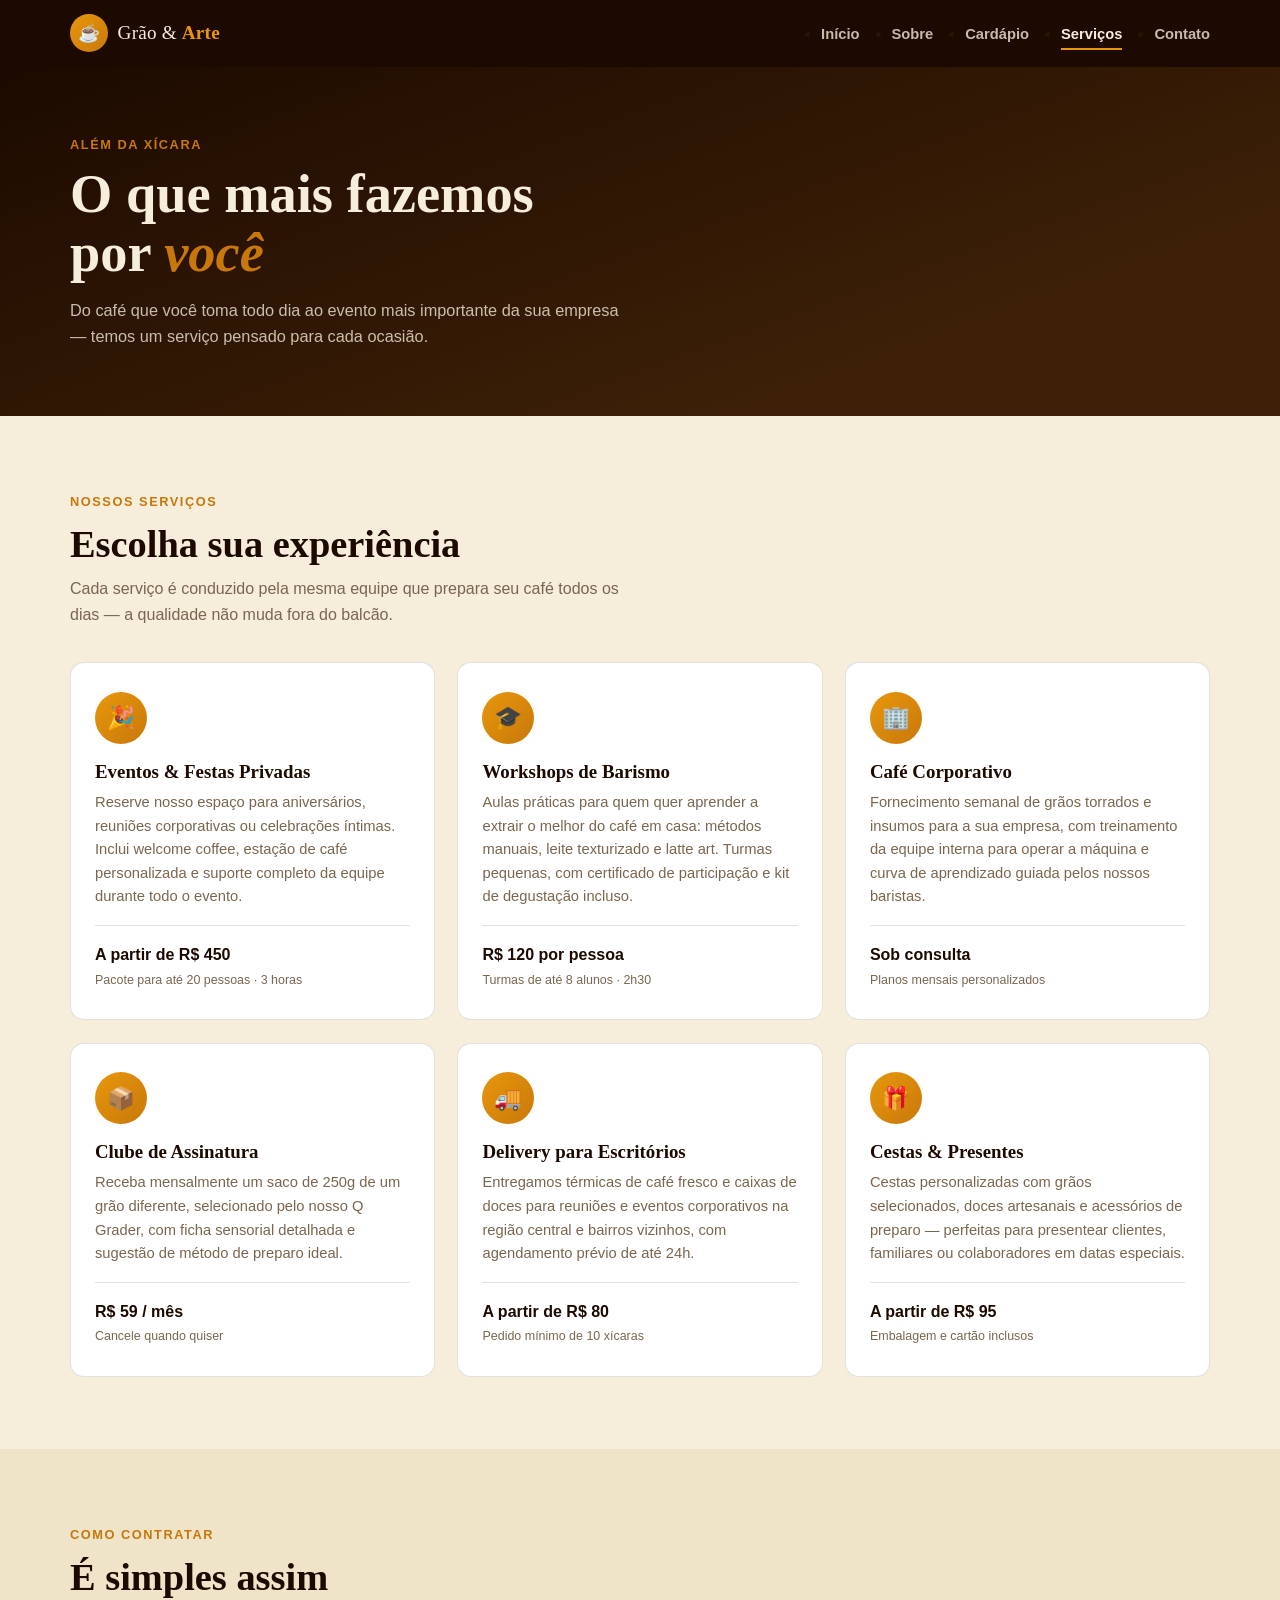
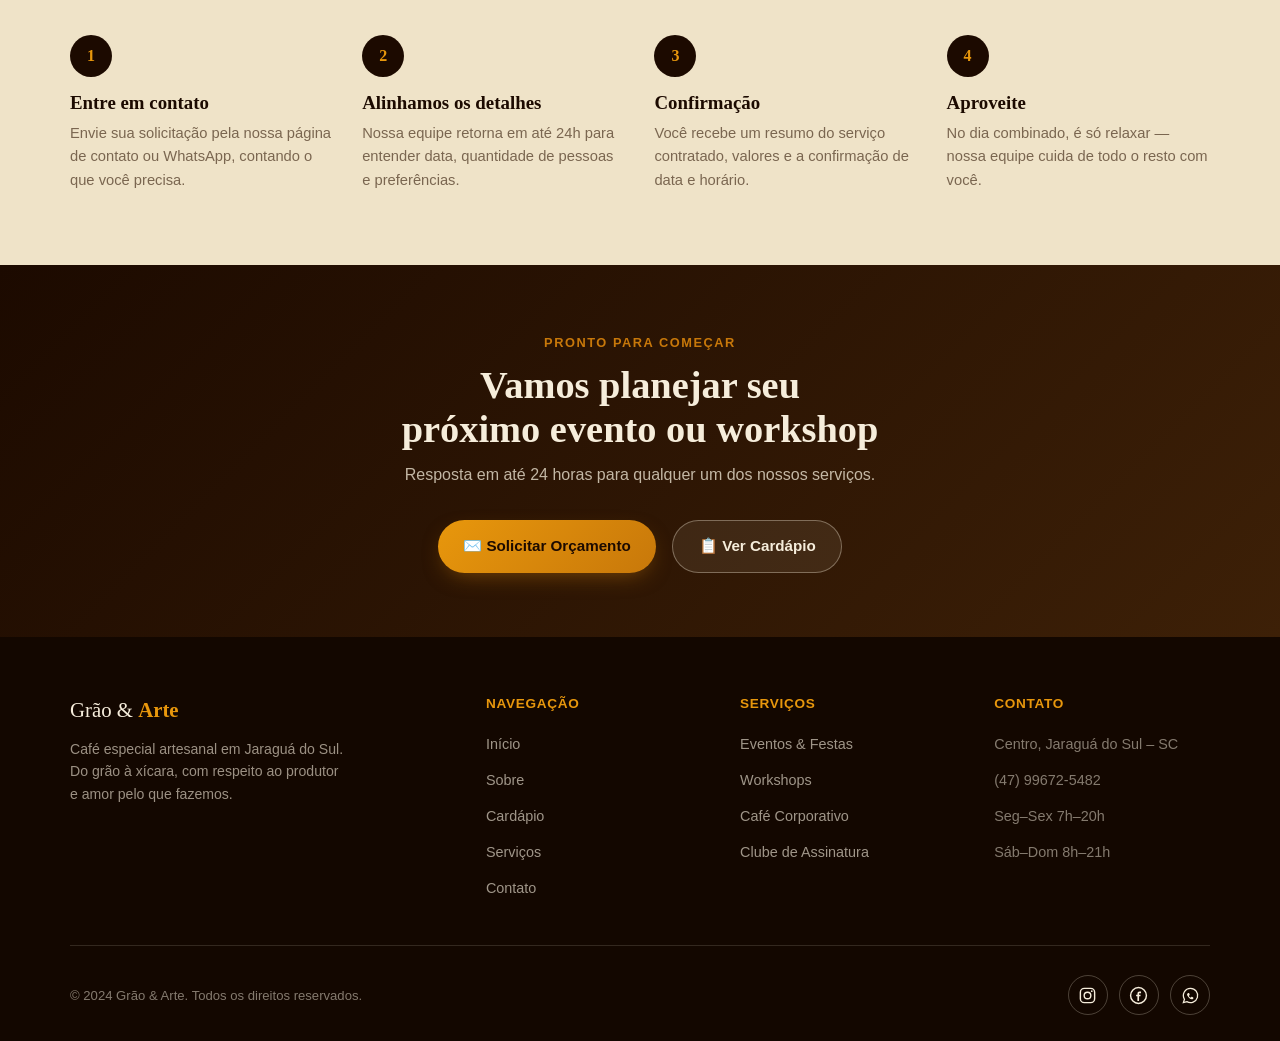
<file: n34/servicos.html>
<!DOCTYPE html>
<html lang="pt-BR">
<head>
<meta charset="UTF-8">
<meta name="viewport" content="width=device-width, initial-scale=1.0">
<meta name="description" content="Conheça os serviços do Grão &amp; Arte: eventos privados, workshops de barismo, café corporativo e clube de assinatura de grãos.">
<title>Serviços — Grão &amp; Arte</title>
<link rel="stylesheet" href="css/style.css">
</head>
<body>

<a class="skip" href="#main">Pular para o conteúdo</a>

<header>
  <nav class="nav" aria-label="Navegação principal">
    <a class="nav-logo" href="index.html" aria-label="Grão e Arte — Início">
      <div class="nav-logo-badge" aria-hidden="true">☕</div>
      <span class="nav-logo-text">Grão &amp; <b>Arte</b></span>
    </a>

    <ul class="nav-links" role="list" aria-label="Menu principal">
      <li><a href="index.html"    data-page="home">Início</a></li>
      <li><a href="sobre.html"    data-page="sobre">Sobre</a></li>
      <li><a href="cardapio.html" data-page="cardapio">Cardápio</a></li>
      <li><a href="servicos.html" data-page="servicos">Serviços</a></li>
      <li><a href="contato.html"  data-page="contato">Contato</a></li>
    </ul>

    <button class="nav-ham" id="ham" aria-label="Abrir menu" aria-expanded="false" aria-controls="navMobile">
      <span></span><span></span><span></span>
    </button>
  </nav>

  <nav class="nav-mobile" id="navMobile" aria-label="Menu mobile">
    <a href="index.html"    data-page="home">🏠&nbsp; Início</a>
    <a href="sobre.html"    data-page="sobre">☕&nbsp; Sobre</a>
    <a href="cardapio.html" data-page="cardapio">📋&nbsp; Cardápio</a>
    <a href="servicos.html" data-page="servicos">🛠️&nbsp; Serviços</a>
    <a href="contato.html"  data-page="contato">✉️&nbsp; Contato</a>
  </nav>
</header>

<main id="main">
<div id="page-servicos">

  <section class="page-hero" aria-label="Serviços">
    <div class="wrap">
      <div class="eyebrow" style="color:var(--c-amber)">Além da xícara</div>
      <h1 class="h1">O que mais fazemos<br>por <span style="color:var(--c-amber);font-style:italic">você</span></h1>
      <p class="page-hero-sub" style="margin-top:.9rem">
        Do café que você toma todo dia ao evento mais importante da sua empresa —
        temos um serviço pensado para cada ocasião.
      </p>
    </div>
  </section>

  <!-- SERVIÇOS -->
  <section class="services-sec" aria-labelledby="svc-h">
    <div class="wrap">
      <div class="eyebrow">Nossos serviços</div>
      <h2 class="h2" id="svc-h">Escolha sua experiência</h2>
      <p style="color:var(--c-muted);max-width:560px;margin-top:.6rem">
        Cada serviço é conduzido pela mesma equipe que prepara seu café todos os dias —
        a qualidade não muda fora do balcão.
      </p>

      <div class="services-grid">

        <article class="svc-card reveal">
          <div class="svc-icon" aria-hidden="true">🎉</div>
          <h3 class="h3">Eventos &amp; Festas Privadas</h3>
          <p>
            Reserve nosso espaço para aniversários, reuniões corporativas ou
            celebrações íntimas. Inclui welcome coffee, estação de café personalizada
            e suporte completo da equipe durante todo o evento.
          </p>
          <div class="svc-price">A partir de R$ 450<span>Pacote para até 20 pessoas · 3 horas</span></div>
        </article>

        <article class="svc-card reveal">
          <div class="svc-icon" aria-hidden="true">🎓</div>
          <h3 class="h3">Workshops de Barismo</h3>
          <p>
            Aulas práticas para quem quer aprender a extrair o melhor do café em casa:
            métodos manuais, leite texturizado e latte art. Turmas pequenas, com
            certificado de participação e kit de degustação incluso.
          </p>
          <div class="svc-price">R$ 120 por pessoa<span>Turmas de até 8 alunos · 2h30</span></div>
        </article>

        <article class="svc-card reveal">
          <div class="svc-icon" aria-hidden="true">🏢</div>
          <h3 class="h3">Café Corporativo</h3>
          <p>
            Fornecimento semanal de grãos torrados e insumos para a sua empresa,
            com treinamento da equipe interna para operar a máquina e curva de
            aprendizado guiada pelos nossos baristas.
          </p>
          <div class="svc-price">Sob consulta<span>Planos mensais personalizados</span></div>
        </article>

        <article class="svc-card reveal">
          <div class="svc-icon" aria-hidden="true">📦</div>
          <h3 class="h3">Clube de Assinatura</h3>
          <p>
            Receba mensalmente um saco de 250g de um grão diferente, selecionado
            pelo nosso Q Grader, com ficha sensorial detalhada e sugestão de método
            de preparo ideal.
          </p>
          <div class="svc-price">R$ 59 / mês<span>Cancele quando quiser</span></div>
        </article>

        <article class="svc-card reveal">
          <div class="svc-icon" aria-hidden="true">🚚</div>
          <h3 class="h3">Delivery para Escritórios</h3>
          <p>
            Entregamos térmicas de café fresco e caixas de doces para reuniões e
            eventos corporativos na região central e bairros vizinhos, com
            agendamento prévio de até 24h.
          </p>
          <div class="svc-price">A partir de R$ 80<span>Pedido mínimo de 10 xícaras</span></div>
        </article>

        <article class="svc-card reveal">
          <div class="svc-icon" aria-hidden="true">🎁</div>
          <h3 class="h3">Cestas &amp; Presentes</h3>
          <p>
            Cestas personalizadas com grãos selecionados, doces artesanais e
            acessórios de preparo — perfeitas para presentear clientes, familiares
            ou colaboradores em datas especiais.
          </p>
          <div class="svc-price">A partir de R$ 95<span>Embalagem e cartão inclusos</span></div>
        </article>

      </div>
    </div>
  </section>

  <!-- COMO FUNCIONA -->
  <section class="process-sec" aria-labelledby="proc-h">
    <div class="wrap">
      <div class="eyebrow">Como contratar</div>
      <h2 class="h2" id="proc-h">É simples assim</h2>

      <div class="process-grid">
        <div class="process-step reveal">
          <div class="process-num" aria-hidden="true">1</div>
          <h3 class="h3">Entre em contato</h3>
          <p>Envie sua solicitação pela nossa página de contato ou WhatsApp, contando o que você precisa.</p>
        </div>
        <div class="process-step reveal">
          <div class="process-num" aria-hidden="true">2</div>
          <h3 class="h3">Alinhamos os detalhes</h3>
          <p>Nossa equipe retorna em até 24h para entender data, quantidade de pessoas e preferências.</p>
        </div>
        <div class="process-step reveal">
          <div class="process-num" aria-hidden="true">3</div>
          <h3 class="h3">Confirmação</h3>
          <p>Você recebe um resumo do serviço contratado, valores e a confirmação de data e horário.</p>
        </div>
        <div class="process-step reveal">
          <div class="process-num" aria-hidden="true">4</div>
          <h3 class="h3">Aproveite</h3>
          <p>No dia combinado, é só relaxar — nossa equipe cuida de todo o resto com você.</p>
        </div>
      </div>
    </div>
  </section>

  <!-- CTA -->
  <section class="home-cta" aria-label="Chamada para ação">
    <div class="wrap">
      <div class="eyebrow" style="justify-content:center" aria-hidden="true">Pronto para começar</div>
      <h2 class="h2 reveal">Vamos planejar seu<br>próximo evento ou workshop</h2>
      <p class="reveal">Resposta em até 24 horas para qualquer um dos nossos serviços.</p>
      <div class="home-cta-btns">
        <a class="btn btn-gold reveal" href="contato.html">✉️ Solicitar Orçamento</a>
        <a class="btn btn-ghost reveal" href="cardapio.html">📋 Ver Cardápio</a>
      </div>
    </div>
  </section>

</div><!-- /page-servicos -->
</main>

<footer>
  <div class="wrap">
    <div class="footer-grid">
      <div>
        <div class="footer-brand-name">Grão &amp; <b>Arte</b></div>
        <p class="footer-brand-desc">
          Café especial artesanal em Jaraguá do Sul. Do grão à xícara, com respeito ao produtor e amor pelo que fazemos.
        </p>
      </div>
      <div>
        <div class="footer-col-title">Navegação</div>
        <ul class="footer-links" role="list">
          <li><a href="index.html">Início</a></li>
          <li><a href="sobre.html">Sobre</a></li>
          <li><a href="cardapio.html">Cardápio</a></li>
          <li><a href="servicos.html">Serviços</a></li>
          <li><a href="contato.html">Contato</a></li>
        </ul>
      </div>
      <div>
        <div class="footer-col-title">Serviços</div>
        <ul class="footer-links" role="list">
          <li><a href="servicos.html">Eventos &amp; Festas</a></li>
          <li><a href="servicos.html">Workshops</a></li>
          <li><a href="servicos.html">Café Corporativo</a></li>
          <li><a href="servicos.html">Clube de Assinatura</a></li>
        </ul>
      </div>
      <div>
        <div class="footer-col-title">Contato</div>
        <ul class="footer-links" role="list">
          <li><span style="color:rgba(246,237,219,.5)">Centro, Jaraguá do Sul – SC</span></li>
          <li><span style="color:rgba(246,237,219,.5)">(47) 99672-5482</span></li>
          <li><span style="color:rgba(246,237,219,.5)">Seg–Sex 7h–20h</span></li>
          <li><span style="color:rgba(246,237,219,.5)">Sáb–Dom 8h–21h</span></li>
        </ul>
      </div>
    </div>
    <div class="footer-bottom">
      <p class="footer-copy">© 2024 Grão &amp; Arte. Todos os direitos reservados.</p>
      <div class="footer-social" aria-label="Redes sociais">
        <a href="#" aria-label="Instagram" target="_blank" rel="noopener">
          <svg viewBox="0 0 24 24" aria-hidden="true"><rect x="3" y="3" width="18" height="18" rx="5" fill="none" stroke="currentColor" stroke-width="1.8"/><circle cx="12" cy="12" r="4.2" fill="none" stroke="currentColor" stroke-width="1.8"/><circle cx="17.4" cy="6.6" r="1.1" fill="currentColor"/></svg>
        </a>
        <a href="#" aria-label="Facebook" target="_blank" rel="noopener">
          <svg viewBox="0 0 24 24" aria-hidden="true"><circle cx="12" cy="12" r="10" fill="none" stroke="currentColor" stroke-width="1.8"/><path d="M13.5 9.2h1.7V7h-1.9c-1.7 0-2.6 1-2.6 2.6V11H9v2h1.6v6h2.1v-6h1.7l.3-2h-2V9.7c0-.4.2-.5.5-.5z" fill="currentColor"/></svg>
        </a>
        <a href="https://wa.me/5547996725482" aria-label="WhatsApp" target="_blank" rel="noopener">
          <svg viewBox="0 0 24 24" aria-hidden="true"><path d="M12 3a9 9 0 0 0-7.6 13.8L3 21l4.4-1.3A9 9 0 1 0 12 3z" fill="none" stroke="currentColor" stroke-width="1.6"/><path d="M8.6 9.3c.2-.5.4-.5.6-.5h.5c.2 0 .4 0 .6.4.2.5.7 1.6.7 1.8.1.1 0 .3-.1.4-.2.3-.4.5-.6.7-.2.2-.4.4-.2.7.4.7 1 1.3 1.6 1.7.3.2.5.2.7 0 .2-.2.5-.5.7-.7.2-.2.3-.2.5-.1.5.2 1.4.7 1.7.8.2.1.4.2.4.4 0 .2 0 .9-.3 1.2-.4.4-1.2.7-1.7.7-1 0-2.2-.5-3.4-1.6-1.5-1.4-2.2-2.8-2.4-3.4-.1-.3-.4-1.1-.1-1.6z" fill="currentColor"/></svg>
        </a>
      </div>
    </div>
  </div>
</footer>

<button id="stt" aria-label="Voltar ao topo">↑</button>

<script src="js/main.js"></script>
</body>
</html>
</file>
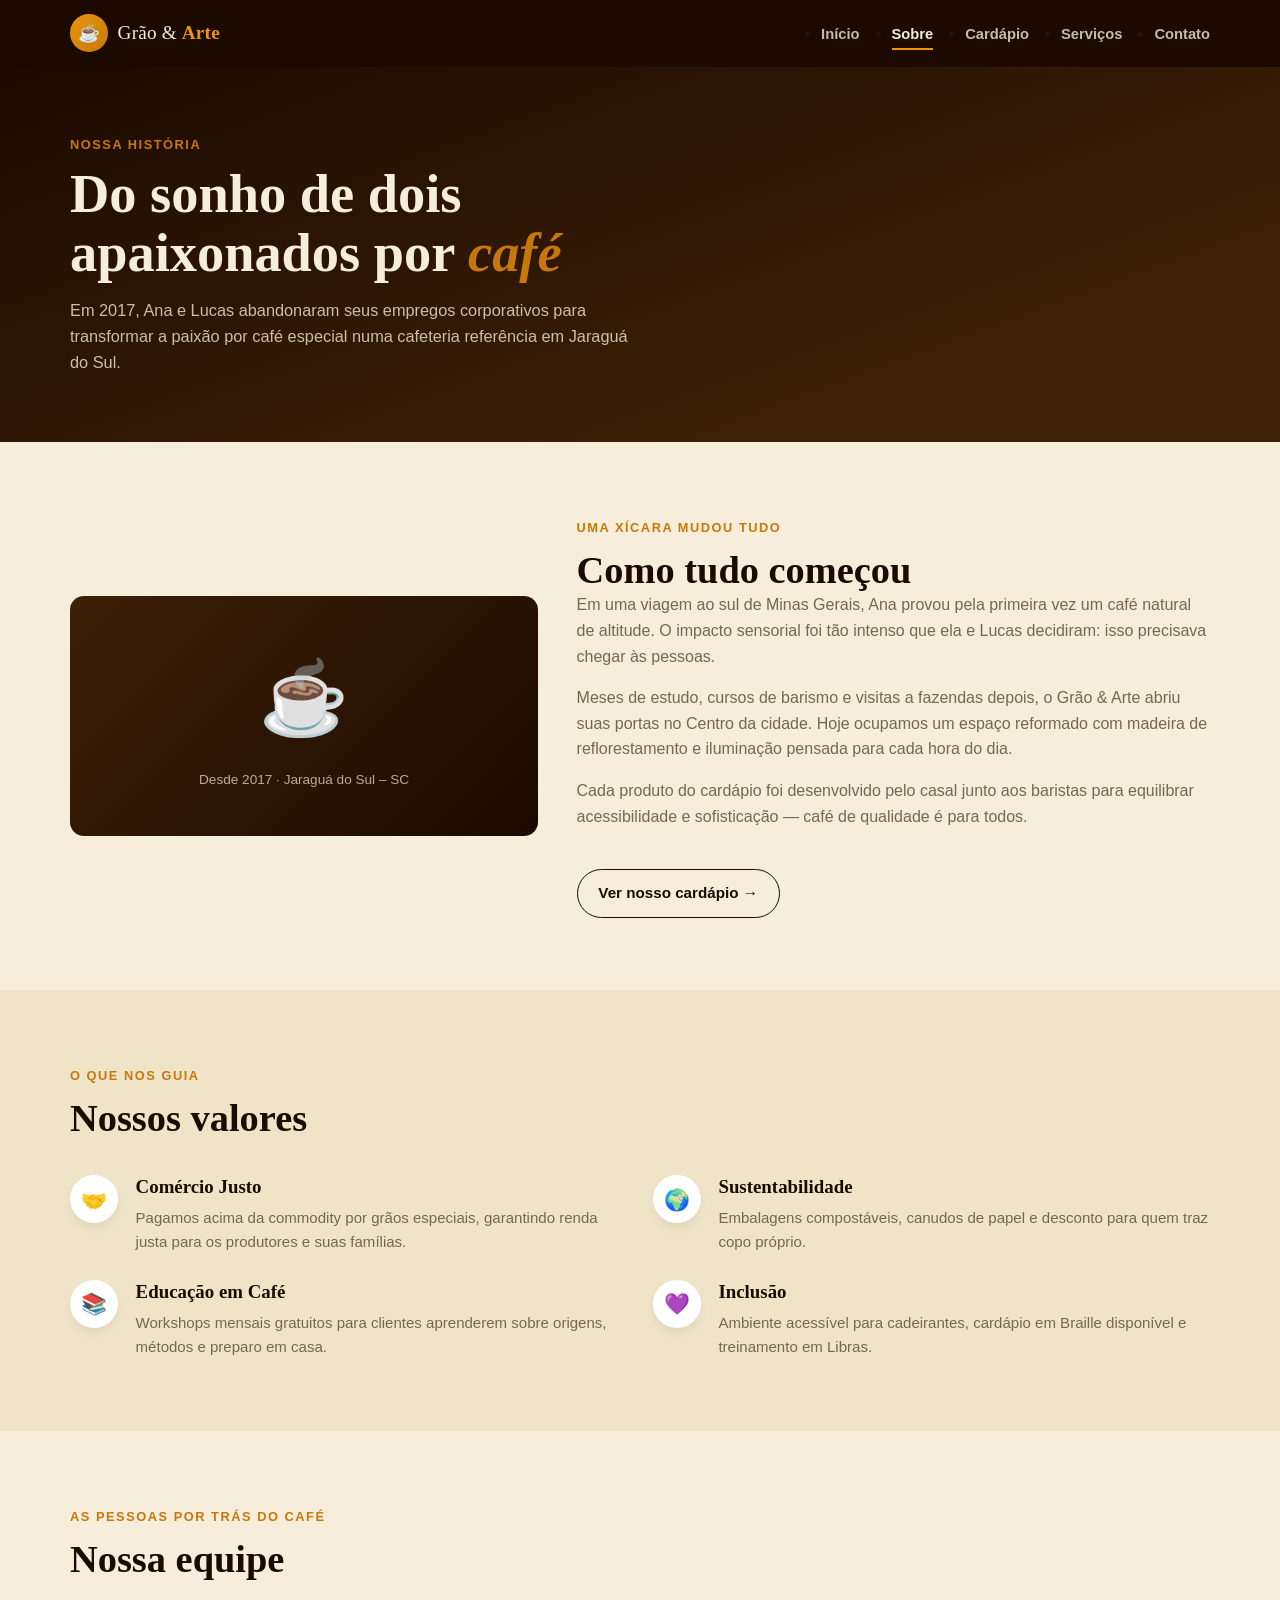
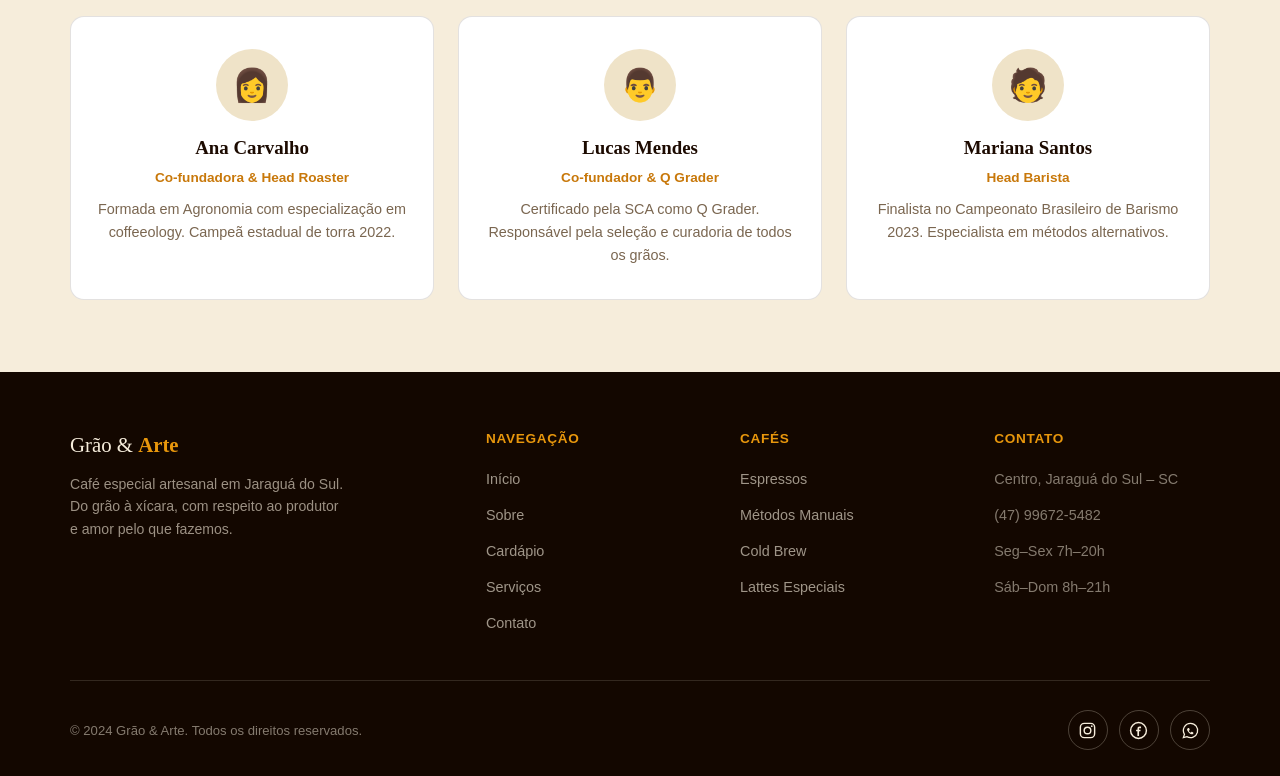
<file: n34/sobre.html>
<!DOCTYPE html>
<html lang="pt-BR">
<head>
<meta charset="UTF-8">
<meta name="viewport" content="width=device-width, initial-scale=1.0">
<meta name="description" content="Conheça a história do Grão &amp; Arte: como Ana e Lucas transformaram a paixão por café especial em uma cafeteria referência em Jaraguá do Sul.">
<title>Sobre — Grão &amp; Arte</title>
<link rel="stylesheet" href="css/style.css">
</head>
<body>

<a class="skip" href="#main">Pular para o conteúdo</a>

<header>
  <nav class="nav" aria-label="Navegação principal">
    <a class="nav-logo" href="index.html" aria-label="Grão e Arte — Início">
      <div class="nav-logo-badge" aria-hidden="true">☕</div>
      <span class="nav-logo-text">Grão &amp; <b>Arte</b></span>
    </a>

    <ul class="nav-links" role="list" aria-label="Menu principal">
      <li><a href="index.html"    data-page="home">Início</a></li>
      <li><a href="sobre.html"    data-page="sobre">Sobre</a></li>
      <li><a href="cardapio.html" data-page="cardapio">Cardápio</a></li>
      <li><a href="servicos.html" data-page="servicos">Serviços</a></li>
      <li><a href="contato.html"  data-page="contato">Contato</a></li>
    </ul>

    <button class="nav-ham" id="ham" aria-label="Abrir menu" aria-expanded="false" aria-controls="navMobile">
      <span></span><span></span><span></span>
    </button>
  </nav>

  <nav class="nav-mobile" id="navMobile" aria-label="Menu mobile">
    <a href="index.html"    data-page="home">🏠&nbsp; Início</a>
    <a href="sobre.html"    data-page="sobre">☕&nbsp; Sobre</a>
    <a href="cardapio.html" data-page="cardapio">📋&nbsp; Cardápio</a>
    <a href="servicos.html" data-page="servicos">🛠️&nbsp; Serviços</a>
    <a href="contato.html"  data-page="contato">✉️&nbsp; Contato</a>
  </nav>
</header>

<main id="main">
<div id="page-sobre">

  <section class="page-hero" aria-label="Sobre nós">
    <div class="wrap">
      <div class="eyebrow" style="color:var(--c-amber)">Nossa história</div>
      <h1 class="h1">Do sonho de dois<br>apaixonados por <span style="color:var(--c-amber);font-style:italic">café</span></h1>
      <p class="page-hero-sub" style="margin-top:.9rem">
        Em 2017, Ana e Lucas abandonaram seus empregos corporativos para transformar
        a paixão por café especial numa cafeteria referência em Jaraguá do Sul.
      </p>
    </div>
  </section>

  <section class="story" aria-labelledby="story-h">
    <div class="wrap">
      <div class="story-grid">
        <div class="story-visual reveal" aria-hidden="true">
          <span>☕</span>
          <div class="story-visual-tag">Desde 2017 · Jaraguá do Sul – SC</div>
        </div>
        <div class="story-text reveal">
          <div class="eyebrow">Uma xícara mudou tudo</div>
          <h2 class="h2" id="story-h">Como tudo começou</h2>
          <p>
            Em uma viagem ao sul de Minas Gerais, Ana provou pela primeira vez um café natural
            de altitude. O impacto sensorial foi tão intenso que ela e Lucas decidiram:
            isso precisava chegar às pessoas.
          </p>
          <p>
            Meses de estudo, cursos de barismo e visitas a fazendas depois, o Grão &amp; Arte
            abriu suas portas no Centro da cidade. Hoje ocupamos um espaço reformado com madeira
            de reflorestamento e iluminação pensada para cada hora do dia.
          </p>
          <p>
            Cada produto do cardápio foi desenvolvido pelo casal junto aos baristas para
            equilibrar acessibilidade e sofisticação — café de qualidade é para todos.
          </p>
          <a class="btn btn-dark-outline" style="margin-top:1.5rem" href="cardapio.html">
            Ver nosso cardápio →
          </a>
        </div>
      </div>
    </div>
  </section>

  <section class="values-sec" aria-labelledby="val-h">
    <div class="wrap">
      <div class="eyebrow">O que nos guia</div>
      <h2 class="h2" id="val-h">Nossos valores</h2>
      <div class="values-grid">
        <div class="val-item reveal">
          <div class="val-icon" aria-hidden="true">🤝</div>
          <div>
            <h3 class="h3">Comércio Justo</h3>
            <p>Pagamos acima da commodity por grãos especiais, garantindo renda justa para os produtores e suas famílias.</p>
          </div>
        </div>
        <div class="val-item reveal">
          <div class="val-icon" aria-hidden="true">🌍</div>
          <div>
            <h3 class="h3">Sustentabilidade</h3>
            <p>Embalagens compostáveis, canudos de papel e desconto para quem traz copo próprio.</p>
          </div>
        </div>
        <div class="val-item reveal">
          <div class="val-icon" aria-hidden="true">📚</div>
          <div>
            <h3 class="h3">Educação em Café</h3>
            <p>Workshops mensais gratuitos para clientes aprenderem sobre origens, métodos e preparo em casa.</p>
          </div>
        </div>
        <div class="val-item reveal">
          <div class="val-icon" aria-hidden="true">💜</div>
          <div>
            <h3 class="h3">Inclusão</h3>
            <p>Ambiente acessível para cadeirantes, cardápio em Braille disponível e treinamento em Libras.</p>
          </div>
        </div>
      </div>
    </div>
  </section>

  <section class="team-sec" aria-labelledby="team-h">
    <div class="wrap">
      <div class="eyebrow">As pessoas por trás do café</div>
      <h2 class="h2" id="team-h">Nossa equipe</h2>
      <div class="team-grid">
        <article class="team-card reveal">
          <div class="team-avatar" aria-hidden="true">👩</div>
          <h3 class="h3">Ana Carvalho</h3>
          <p class="team-role">Co-fundadora &amp; Head Roaster</p>
          <p>Formada em Agronomia com especialização em coffeeology. Campeã estadual de torra 2022.</p>
        </article>
        <article class="team-card reveal">
          <div class="team-avatar" aria-hidden="true">👨</div>
          <h3 class="h3">Lucas Mendes</h3>
          <p class="team-role">Co-fundador &amp; Q Grader</p>
          <p>Certificado pela SCA como Q Grader. Responsável pela seleção e curadoria de todos os grãos.</p>
        </article>
        <article class="team-card reveal">
          <div class="team-avatar" aria-hidden="true">🧑</div>
          <h3 class="h3">Mariana Santos</h3>
          <p class="team-role">Head Barista</p>
          <p>Finalista no Campeonato Brasileiro de Barismo 2023. Especialista em métodos alternativos.</p>
        </article>
      </div>
    </div>
  </section>

</div><!-- /page-sobre -->
</main>

<footer>
  <div class="wrap">
    <div class="footer-grid">
      <div>
        <div class="footer-brand-name">Grão &amp; <b>Arte</b></div>
        <p class="footer-brand-desc">
          Café especial artesanal em Jaraguá do Sul. Do grão à xícara, com respeito ao produtor e amor pelo que fazemos.
        </p>
      </div>
      <div>
        <div class="footer-col-title">Navegação</div>
        <ul class="footer-links" role="list">
          <li><a href="index.html">Início</a></li>
          <li><a href="sobre.html">Sobre</a></li>
          <li><a href="cardapio.html">Cardápio</a></li>
          <li><a href="servicos.html">Serviços</a></li>
          <li><a href="contato.html">Contato</a></li>
        </ul>
      </div>
      <div>
        <div class="footer-col-title">Cafés</div>
        <ul class="footer-links" role="list">
          <li><a href="cardapio.html">Espressos</a></li>
          <li><a href="cardapio.html">Métodos Manuais</a></li>
          <li><a href="cardapio.html">Cold Brew</a></li>
          <li><a href="cardapio.html">Lattes Especiais</a></li>
        </ul>
      </div>
      <div>
        <div class="footer-col-title">Contato</div>
        <ul class="footer-links" role="list">
          <li><span style="color:rgba(246,237,219,.5)">Centro, Jaraguá do Sul – SC</span></li>
          <li><span style="color:rgba(246,237,219,.5)">(47) 99672-5482</span></li>
          <li><span style="color:rgba(246,237,219,.5)">Seg–Sex 7h–20h</span></li>
          <li><span style="color:rgba(246,237,219,.5)">Sáb–Dom 8h–21h</span></li>
        </ul>
      </div>
    </div>
    <div class="footer-bottom">
      <p class="footer-copy">© 2024 Grão &amp; Arte. Todos os direitos reservados.</p>
      <div class="footer-social" aria-label="Redes sociais">
        <a href="#" aria-label="Instagram" target="_blank" rel="noopener">
          <svg viewBox="0 0 24 24" aria-hidden="true"><rect x="3" y="3" width="18" height="18" rx="5" fill="none" stroke="currentColor" stroke-width="1.8"/><circle cx="12" cy="12" r="4.2" fill="none" stroke="currentColor" stroke-width="1.8"/><circle cx="17.4" cy="6.6" r="1.1" fill="currentColor"/></svg>
        </a>
        <a href="#" aria-label="Facebook" target="_blank" rel="noopener">
          <svg viewBox="0 0 24 24" aria-hidden="true"><circle cx="12" cy="12" r="10" fill="none" stroke="currentColor" stroke-width="1.8"/><path d="M13.5 9.2h1.7V7h-1.9c-1.7 0-2.6 1-2.6 2.6V11H9v2h1.6v6h2.1v-6h1.7l.3-2h-2V9.7c0-.4.2-.5.5-.5z" fill="currentColor"/></svg>
        </a>
        <a href="https://wa.me/5547996725482" aria-label="WhatsApp" target="_blank" rel="noopener">
          <svg viewBox="0 0 24 24" aria-hidden="true"><path d="M12 3a9 9 0 0 0-7.6 13.8L3 21l4.4-1.3A9 9 0 1 0 12 3z" fill="none" stroke="currentColor" stroke-width="1.6"/><path d="M8.6 9.3c.2-.5.4-.5.6-.5h.5c.2 0 .4 0 .6.4.2.5.7 1.6.7 1.8.1.1 0 .3-.1.4-.2.3-.4.5-.6.7-.2.2-.4.4-.2.7.4.7 1 1.3 1.6 1.7.3.2.5.2.7 0 .2-.2.5-.5.7-.7.2-.2.3-.2.5-.1.5.2 1.4.7 1.7.8.2.1.4.2.4.4 0 .2 0 .9-.3 1.2-.4.4-1.2.7-1.7.7-1 0-2.2-.5-3.4-1.6-1.5-1.4-2.2-2.8-2.4-3.4-.1-.3-.4-1.1-.1-1.6z" fill="currentColor"/></svg>
        </a>
      </div>
    </div>
  </div>
</footer>

<button id="stt" aria-label="Voltar ao topo">↑</button>

<script src="js/main.js"></script>
</body>
</html>
</file>
<file: n34/css/style.css>
/* ======================================================
   GRÃO & ARTE — style.css
   Sistema de design único, compartilhado por todas as páginas.
   Paleta, tipografia e espaçamentos conforme README.md
   ====================================================== */

:root{
  /* Paleta */
  --c-espresso:      #1C0A00;
  --c-espresso-2:     #130700;
  --c-amber:          #C8780A;
  --c-gold:           #E8970C;
  --c-cream:          #F6EDDB;
  --c-cream-2:        #EFE3C8;
  --c-brown:          #3D2007;
  --c-ink:            #281405;
  --c-muted:          #7A6650;
  --c-line:           rgba(28,10,0,.12);
  --c-line-dark:      rgba(246,237,219,.14);

  /* Tipografia */
  --f-serif: Georgia, 'Times New Roman', Times, serif;
  --f-sans: -apple-system, BlinkMacSystemFont, 'Segoe UI', Roboto, Helvetica, Arial, sans-serif;

  /* Layout */
  --wrap: 1180px;
  --radius: 14px;
  --radius-sm: 8px;
  --ease: cubic-bezier(.22,.7,.2,1);
}

/* ---------- Reset ---------- */
*,*::before,*::after{ box-sizing:border-box; }
html{ scroll-behavior:smooth; }
body{
  margin:0;
  font-family:var(--f-sans);
  background:var(--c-cream);
  color:var(--c-ink);
  line-height:1.6;
  -webkit-font-smoothing:antialiased;
}
img{ max-width:100%; display:block; }
a{ color:inherit; text-decoration:none; }
button{ font-family:inherit; cursor:pointer; border:none; background:none; }
ul{ margin:0; padding:0; }
h1,h2,h3{ font-family:var(--f-serif); margin:0; color:var(--c-espresso); font-weight:700; }
p{ margin:0 0 1rem; }
:focus-visible{ outline:3px solid var(--c-gold); outline-offset:2px; border-radius:4px; }

@media (prefers-reduced-motion: reduce){
  html{ scroll-behavior:auto; }
  *,*::before,*::after{ animation-duration:.001ms !important; animation-iteration-count:1 !important; transition-duration:.001ms !important; scroll-behavior:auto !important; }
}

/* ---------- Utilities ---------- */
.wrap{ max-width:var(--wrap); margin:0 auto; padding-inline:1.25rem; }
.skip{
  position:absolute; left:-999px; top:0; background:var(--c-gold); color:var(--c-espresso);
  padding:.6rem 1rem; z-index:999; font-weight:700; border-radius:0 0 8px 0;
}
.skip:focus{ left:0; }

.eyebrow{
  display:inline-flex; align-items:center; gap:.5rem;
  font-size:.8rem; letter-spacing:.12em; text-transform:uppercase;
  color:var(--c-amber); font-weight:700; margin-bottom:.6rem;
}
.h1{ font-size:clamp(2.1rem,5vw,3.4rem); line-height:1.08; }
.h2{ font-size:clamp(1.7rem,3.6vw,2.4rem); line-height:1.15; }
.h3{ font-size:1.18rem; line-height:1.3; margin-bottom:.4rem; }

.btn{
  display:inline-flex; align-items:center; gap:.5rem;
  font-family:var(--f-sans); font-weight:700; font-size:.95rem;
  padding:.85rem 1.6rem; border-radius:999px; transition:transform .25s var(--ease), box-shadow .25s var(--ease), background .25s var(--ease);
  white-space:nowrap;
}
.btn-gold{
  background:linear-gradient(135deg,var(--c-gold),var(--c-amber));
  color:var(--c-espresso);
  box-shadow:0 8px 22px -8px rgba(200,120,10,.55);
}
.btn-gold:hover{ transform:translateY(-2px); box-shadow:0 12px 26px -8px rgba(200,120,10,.65); }
.btn-ghost{
  background:rgba(246,237,219,.08); color:var(--c-cream); border:1px solid rgba(246,237,219,.35);
}
.btn-ghost:hover{ background:rgba(246,237,219,.16); transform:translateY(-2px); }
.btn-dark-outline{
  display:inline-flex; align-items:center; gap:.4rem;
  border:1.5px solid var(--c-espresso); color:var(--c-espresso); font-weight:700;
  padding:.7rem 1.3rem; border-radius:999px; transition:all .25s var(--ease);
}
.btn-dark-outline:hover{ background:var(--c-espresso); color:var(--c-cream); }

.reveal{ opacity:0; transform:translateY(22px); transition:opacity .7s var(--ease), transform .7s var(--ease); }
.reveal.in{ opacity:1; transform:translateY(0); }

/* ---------- Header / Nav ---------- */
header{ position:sticky; top:0; z-index:100; background:var(--c-espresso); }
.nav{
  display:flex; align-items:center; justify-content:space-between;
  max-width:var(--wrap); margin:0 auto; padding:.9rem 1.25rem;
}
.nav-logo{ display:flex; align-items:center; gap:.6rem; }
.nav-logo-badge{
  width:38px; height:38px; border-radius:50%; display:flex; align-items:center; justify-content:center;
  background:linear-gradient(135deg,var(--c-gold),var(--c-amber)); font-size:1.1rem;
}
.nav-logo-text{ font-family:var(--f-serif); color:var(--c-cream); font-size:1.2rem; letter-spacing:.01em; }
.nav-logo-text b{ color:var(--c-gold); }

.nav-links{ display:none; align-items:center; gap:2rem; }
.nav-links a{
  color:rgba(246,237,219,.78); font-size:.92rem; font-weight:600; padding:.3rem 0; position:relative;
  transition:color .2s var(--ease);
}
.nav-links a::after{
  content:""; position:absolute; left:0; bottom:-4px; width:0; height:2px; background:var(--c-gold);
  transition:width .25s var(--ease);
}
.nav-links a:hover, .nav-links a.active{ color:var(--c-cream); }
.nav-links a.active::after, .nav-links a:hover::after{ width:100%; }

.nav-ham{
  display:flex; flex-direction:column; justify-content:center; gap:5px; width:38px; height:38px;
}
.nav-ham span{
  display:block; width:22px; height:2px; background:var(--c-cream); margin:0 auto;
  transition:transform .3s var(--ease), opacity .3s var(--ease);
}
.nav-ham[aria-expanded="true"] span:nth-child(1){ transform:translateY(7px) rotate(45deg); }
.nav-ham[aria-expanded="true"] span:nth-child(2){ opacity:0; }
.nav-ham[aria-expanded="true"] span:nth-child(3){ transform:translateY(-7px) rotate(-45deg); }

.nav-mobile{
  display:flex; flex-direction:column; max-height:0; overflow:hidden; background:var(--c-espresso-2);
  transition:max-height .35s var(--ease);
}
.nav-mobile.open{ max-height:340px; }
.nav-mobile a{
  padding:.9rem 1.25rem; color:rgba(246,237,219,.85); font-weight:600; border-top:1px solid var(--c-line-dark);
}
.nav-mobile a.active{ color:var(--c-gold); }

@media (min-width:780px){
  .nav-links{ display:flex; }
  .nav-ham, .nav-mobile{ display:none; }
}

/* ---------- Hero (home) ---------- */
.hero{
  position:relative; background:radial-gradient(circle at 80% 0%, var(--c-brown), var(--c-espresso) 60%);
  color:var(--c-cream); padding-block:4.5rem 5rem; overflow:hidden;
}
.hero-deco{ position:absolute; right:4%; top:12%; opacity:.18; font-size:9rem; pointer-events:none; }
.hero-cup{ filter:drop-shadow(0 20px 40px rgba(0,0,0,.4)); }
.hero-steam i{ display:none; }
.hero-inner{ position:relative; max-width:760px; }
.hero-tag{
  display:inline-block; background:rgba(246,237,219,.08); border:1px solid rgba(246,237,219,.25);
  padding:.45rem 1rem; border-radius:999px; font-size:.82rem; margin-bottom:1.4rem; color:var(--c-cream);
}
.hero-title em{ color:var(--c-gold); font-style:italic; }
.hero-desc{ color:rgba(246,237,219,.78); font-size:1.05rem; max-width:560px; margin-top:1.1rem; }
.hero-ctas{ display:flex; flex-wrap:wrap; gap:1rem; margin-top:1.8rem; }
.hero-stats{
  display:grid; grid-template-columns:repeat(2,1fr); gap:1.4rem 1rem; margin-top:3rem; max-width:520px;
}
.hero-stat-n{ font-family:var(--f-serif); font-size:1.7rem; color:var(--c-gold); }
.hero-stat-l{ font-size:.78rem; color:rgba(246,237,219,.65); margin-top:.15rem; }

@media (min-width:600px){
  .hero-stats{ grid-template-columns:repeat(4,1fr); }
}

/* ---------- Features ---------- */
.features{ padding-block:4.5rem; }
.features-grid{ display:grid; grid-template-columns:1fr; gap:1.4rem; margin-top:2.4rem; }
.feat-card{
  background:#fff; border:1px solid var(--c-line); border-radius:var(--radius); padding:1.8rem 1.5rem;
  transition:transform .3s var(--ease), box-shadow .3s var(--ease);
}
.feat-card:hover{ transform:translateY(-4px); box-shadow:0 18px 34px -18px rgba(28,10,0,.25); }
.feat-icon{
  width:52px; height:52px; border-radius:50%; display:flex; align-items:center; justify-content:center;
  background:linear-gradient(135deg,var(--c-gold),var(--c-amber)); font-size:1.4rem; margin-bottom:1rem;
}
.feat-card p{ color:var(--c-muted); font-size:.94rem; margin:0; }

@media (min-width:600px){ .features-grid{ grid-template-columns:repeat(2,1fr); } }
@media (min-width:900px){ .features-grid{ grid-template-columns:repeat(4,1fr); } }

/* ---------- Home CTA / generic CTA band ---------- */
.home-cta{
  background:linear-gradient(135deg,var(--c-espresso),var(--c-brown)); color:var(--c-cream);
  padding-block:4rem; text-align:center;
}
.home-cta .h2{ color:var(--c-cream); }
.home-cta p{ color:rgba(246,237,219,.75); margin-top:.7rem; }
.home-cta-btns{ display:flex; flex-wrap:wrap; justify-content:center; gap:1rem; margin-top:2rem; }

/* ---------- Page hero (sub-pages) ---------- */
.page-hero{
  background:linear-gradient(160deg,var(--c-espresso),var(--c-brown) 75%); color:var(--c-cream);
  padding-block:4rem 3.2rem;
}
.page-hero .h1{ color:var(--c-cream); }
.page-hero-sub{ color:rgba(246,237,219,.78); max-width:560px; font-size:1.02rem; }

/* ---------- Sobre: story ---------- */
.story{ padding-block:4.5rem; }
.story-grid{ display:grid; grid-template-columns:1fr; gap:2.4rem; align-items:center; }
.story-visual{
  position:relative; background:linear-gradient(135deg,var(--c-brown),var(--c-espresso));
  border-radius:var(--radius); min-height:240px; display:flex; flex-direction:column; align-items:center;
  justify-content:center; color:var(--c-cream); gap:.8rem;
}
.story-visual span{ font-size:4.5rem; }
.story-visual-tag{ font-size:.85rem; color:rgba(246,237,219,.7); }
.story-text p{ color:var(--c-muted); }

@media (min-width:900px){ .story-grid{ grid-template-columns:.85fr 1.15fr; } }

/* ---------- Sobre: valores ---------- */
.values-sec{ padding-block:4.5rem; background:var(--c-cream-2); }
.values-grid{ display:grid; grid-template-columns:1fr; gap:1.6rem; margin-top:2.2rem; }
.val-item{ display:flex; gap:1.1rem; align-items:flex-start; }
.val-icon{
  flex:none; width:48px; height:48px; border-radius:50%; background:#fff; display:flex;
  align-items:center; justify-content:center; font-size:1.3rem; box-shadow:0 6px 16px -8px rgba(28,10,0,.2);
}
.val-item p{ color:var(--c-muted); font-size:.94rem; margin:0; }

@media (min-width:700px){ .values-grid{ grid-template-columns:repeat(2,1fr); } }

/* ---------- Sobre: equipe ---------- */
.team-sec{ padding-block:4.5rem; }
.team-grid{ display:grid; grid-template-columns:1fr; gap:1.5rem; margin-top:2.2rem; }
.team-card{
  text-align:center; background:#fff; border:1px solid var(--c-line); border-radius:var(--radius);
  padding:2rem 1.4rem;
}
.team-avatar{
  width:72px; height:72px; border-radius:50%; margin:0 auto .9rem; display:flex; align-items:center;
  justify-content:center; font-size:2rem; background:var(--c-cream-2);
}
.team-role{ color:var(--c-amber); font-weight:700; font-size:.85rem; margin-bottom:.6rem; }
.team-card p:last-child{ color:var(--c-muted); font-size:.9rem; margin:0; }

@media (min-width:700px){ .team-grid{ grid-template-columns:repeat(3,1fr); } }

/* ---------- Cardápio: filtros ---------- */
.menu-filters{ background:var(--c-cream); position:sticky; top:64px; z-index:40; border-bottom:1px solid var(--c-line); }
.filter-wrap{ display:flex; gap:.6rem; overflow-x:auto; padding-block:1rem; scrollbar-width:none; }
.filter-wrap::-webkit-scrollbar{ display:none; }
.fbtn{
  flex:none; padding:.55rem 1.1rem; border-radius:999px; border:1.5px solid var(--c-line);
  font-size:.86rem; font-weight:700; color:var(--c-ink); background:#fff; transition:all .2s var(--ease);
}
.fbtn:hover{ border-color:var(--c-amber); }
.fbtn.active{ background:var(--c-espresso); color:var(--c-cream); border-color:var(--c-espresso); }

/* ---------- Cardápio: itens ---------- */
.menu-body{ padding-block:3rem 4.5rem; }
.menu-cat{ margin-bottom:3rem; }
.menu-cat-title{ font-size:1.3rem; margin-bottom:1.2rem; }
.menu-items-grid{ display:grid; grid-template-columns:1fr; gap:1rem; }
.mitem{
  display:flex; align-items:center; gap:1rem; background:#fff; border:1px solid var(--c-line);
  border-radius:var(--radius-sm); padding:1rem 1.1rem; cursor:pointer; transition:all .25s var(--ease);
}
.mitem:hover, .mitem:focus-visible{ border-color:var(--c-amber); transform:translateY(-2px); box-shadow:0 12px 24px -16px rgba(28,10,0,.3); }
.mitem-icon{
  flex:none; width:46px; height:46px; border-radius:50%; background:var(--c-cream-2); display:flex;
  align-items:center; justify-content:center; font-size:1.3rem;
}
.mitem-info{ flex:1; min-width:0; }
.mitem-name{ font-weight:700; color:var(--c-espresso); }
.mitem-sub{ font-size:.82rem; color:var(--c-muted); margin-top:.15rem; }
.mitem-price{ flex:none; font-weight:700; color:var(--c-amber); }

@media (min-width:700px){ .menu-items-grid{ grid-template-columns:repeat(2,1fr); } }

/* ---------- Cardápio: modal ---------- */
.modal-bg{
  position:fixed; inset:0; background:rgba(20,8,0,.55); display:none; align-items:center;
  justify-content:center; padding:1.2rem; z-index:200;
}
.modal-bg.open{ display:flex; }
.modal-box{
  position:relative; background:var(--c-cream); border-radius:var(--radius); max-width:440px; width:100%;
  padding:2.4rem 1.8rem 2rem; max-height:86vh; overflow-y:auto;
}
.modal-close{
  position:absolute; top:.9rem; right:.9rem; width:34px; height:34px; border-radius:50%;
  background:rgba(28,10,0,.06); font-size:1rem;
}
#mIcon{ font-size:2.6rem; margin-bottom:.6rem; }
.modal-box #mName{ font-family:var(--f-serif); font-size:1.4rem; margin-bottom:.5rem; }
.modal-box #mDesc{ color:var(--c-muted); font-size:.94rem; margin-bottom:1rem; }
.modal-box #mPrice{ font-weight:700; color:var(--c-amber); font-size:1.2rem; margin-bottom:1rem; }
.modal-tags{ display:flex; flex-wrap:wrap; gap:.5rem; }
.modal-tags span{
  background:#fff; border:1px solid var(--c-line); border-radius:999px; padding:.3rem .7rem; font-size:.76rem; color:var(--c-brown);
}

/* ---------- Serviços ---------- */
.services-sec{ padding-block:4.5rem; }
.services-grid{ display:grid; grid-template-columns:1fr; gap:1.4rem; margin-top:2.2rem; }
.svc-card{ background:#fff; border:1px solid var(--c-line); border-radius:var(--radius); padding:1.8rem 1.5rem; }
.svc-icon{
  width:52px; height:52px; border-radius:50%; background:linear-gradient(135deg,var(--c-gold),var(--c-amber));
  display:flex; align-items:center; justify-content:center; font-size:1.4rem; margin-bottom:1rem;
}
.svc-card p{ color:var(--c-muted); font-size:.92rem; }
.svc-price{
  margin-top:1rem; padding-top:1rem; border-top:1px solid var(--c-line); font-weight:700; color:var(--c-espresso);
}
.svc-price span{ display:block; font-weight:400; color:var(--c-muted); font-size:.78rem; margin-top:.2rem; }

@media (min-width:600px){ .services-grid{ grid-template-columns:repeat(2,1fr); } }
@media (min-width:900px){ .services-grid{ grid-template-columns:repeat(3,1fr); } }

.process-sec{ padding-block:4.5rem; background:var(--c-cream-2); }
.process-grid{ display:grid; grid-template-columns:1fr; gap:1.8rem; margin-top:2.2rem; }
.process-num{
  width:42px; height:42px; border-radius:50%; background:var(--c-espresso); color:var(--c-gold);
  display:flex; align-items:center; justify-content:center; font-family:var(--f-serif); font-weight:700;
  margin-bottom:.9rem;
}
.process-step p{ color:var(--c-muted); font-size:.92rem; margin:0; }

@media (min-width:700px){ .process-grid{ grid-template-columns:repeat(4,1fr); } }

/* ---------- Contato ---------- */
.contact-grid{ display:grid; grid-template-columns:1fr; gap:2.6rem; }
.cinfo-title{ font-size:1.4rem; margin-bottom:1.6rem; }
.citem{ display:flex; gap:1rem; margin-bottom:1.5rem; align-items:flex-start; }
.citem-icon{
  flex:none; width:42px; height:42px; border-radius:50%; background:#fff; display:flex;
  align-items:center; justify-content:center; font-size:1.1rem; box-shadow:0 6px 16px -8px rgba(28,10,0,.2);
}
.citem-lbl{ font-weight:700; font-size:.82rem; color:var(--c-amber); text-transform:uppercase; letter-spacing:.04em; }
.citem-val{ color:var(--c-ink); margin-top:.2rem; }
.map-fake{
  margin-top:1.6rem; background:linear-gradient(135deg,var(--c-brown),var(--c-espresso)); color:var(--c-cream);
  border-radius:var(--radius); padding:2.4rem 1.4rem; text-align:center; display:flex; flex-direction:column;
  align-items:center; gap:.4rem;
}
.map-fake span:first-child{ font-size:2.2rem; }

.form-card{ background:#fff; border:1px solid var(--c-line); border-radius:var(--radius); padding:2rem 1.6rem; }
.frow{ display:grid; grid-template-columns:1fr; gap:1.1rem; }
.fg{ margin-bottom:1.1rem; }
.fl{ display:block; font-weight:700; font-size:.86rem; margin-bottom:.4rem; color:var(--c-espresso); }
.req{ color:var(--c-amber); }
.fi, .fsel, .fta{
  width:100%; padding:.75rem .9rem; border:1.5px solid var(--c-line); border-radius:var(--radius-sm);
  font-family:inherit; font-size:.95rem; background:var(--c-cream); color:var(--c-ink); transition:border-color .2s var(--ease);
}
.fi:focus, .fsel:focus, .fta:focus{ border-color:var(--c-amber); outline:none; }
.fta{ min-height:120px; resize:vertical; }
.fi.invalid, .fsel.invalid, .fta.invalid{ border-color:#b3261e; }
.ferr{ color:#b3261e; font-size:.8rem; margin:.35rem 0 0; min-height:1em; }
.char-c{ font-size:.78rem; color:var(--c-muted); text-align:right; margin:.3rem 0 0; }
.fb-msg{ display:none; padding:.9rem 1rem; border-radius:var(--radius-sm); margin-bottom:1.1rem; font-size:.92rem; }
.fb-msg.ok{ background:rgba(76,140,74,.12); color:#2f6b2d; border:1px solid rgba(76,140,74,.3); }
.fb-msg.show{ display:block; }
.form-btn{
  width:100%; padding:.9rem; border-radius:999px; background:linear-gradient(135deg,var(--c-gold),var(--c-amber));
  color:var(--c-espresso); font-weight:700; font-size:.98rem; transition:transform .25s var(--ease);
}
.form-btn:hover{ transform:translateY(-2px); }

@media (min-width:600px){ .frow{ grid-template-columns:1fr 1fr; } }
@media (min-width:900px){ .contact-grid{ grid-template-columns:.9fr 1.1fr; } }

/* ---------- Footer ---------- */
footer{ background:var(--c-espresso-2); color:var(--c-cream); padding-block:3.5rem 1.6rem; }
.footer-grid{ display:grid; grid-template-columns:1fr; gap:2.4rem; }
.footer-brand-name{ font-family:var(--f-serif); font-size:1.3rem; margin-bottom:.7rem; }
.footer-brand-name b{ color:var(--c-gold); }
.footer-brand-desc{ color:rgba(246,237,219,.6); font-size:.88rem; max-width:280px; }
.footer-col-title{ font-weight:700; color:var(--c-gold); font-size:.85rem; text-transform:uppercase; letter-spacing:.05em; margin-bottom:1rem; }
.footer-links{ list-style:none; display:flex; flex-direction:column; gap:.65rem; }
.footer-links a{ color:rgba(246,237,219,.62); font-size:.9rem; transition:color .2s var(--ease); }
.footer-links a:hover{ color:var(--c-gold); }
.footer-links li span{ font-size:.9rem; }
.footer-bottom{
  display:flex; flex-direction:column; gap:1.2rem; align-items:center; text-align:center;
  border-top:1px solid var(--c-line-dark); margin-top:2.8rem; padding-top:1.8rem;
}
.footer-copy{ color:rgba(246,237,219,.5); font-size:.82rem; margin:0; }

/* Social icons — real brand glyphs, on-brand circular treatment */
.footer-social{ display:flex; gap:.7rem; }
.footer-social a{
  width:40px; height:40px; border-radius:50%; display:flex; align-items:center; justify-content:center;
  border:1.5px solid rgba(246,237,219,.25); color:var(--c-cream); transition:all .25s var(--ease);
}
.footer-social a svg{ width:19px; height:19px; fill:currentColor; }
.footer-social a:hover{
  background:linear-gradient(135deg,var(--c-gold),var(--c-amber)); border-color:transparent; color:var(--c-espresso);
  transform:translateY(-3px);
}

@media (min-width:600px){ .footer-grid{ grid-template-columns:repeat(2,1fr); } }
@media (min-width:900px){
  .footer-grid{ grid-template-columns:1.4fr .8fr .8fr .8fr; }
  .footer-bottom{ flex-direction:row; justify-content:space-between; text-align:left; }
}

/* ---------- Scroll to top ---------- */
#stt{
  position:fixed; right:1.2rem; bottom:1.2rem; width:46px; height:46px; border-radius:50%;
  background:var(--c-espresso); color:var(--c-gold); font-size:1.2rem; box-shadow:0 10px 24px -10px rgba(0,0,0,.4);
  opacity:0; visibility:hidden; transform:translateY(10px); transition:all .3s var(--ease); z-index:90;
}
#stt.show{ opacity:1; visibility:visible; transform:translateY(0); }
</file>
